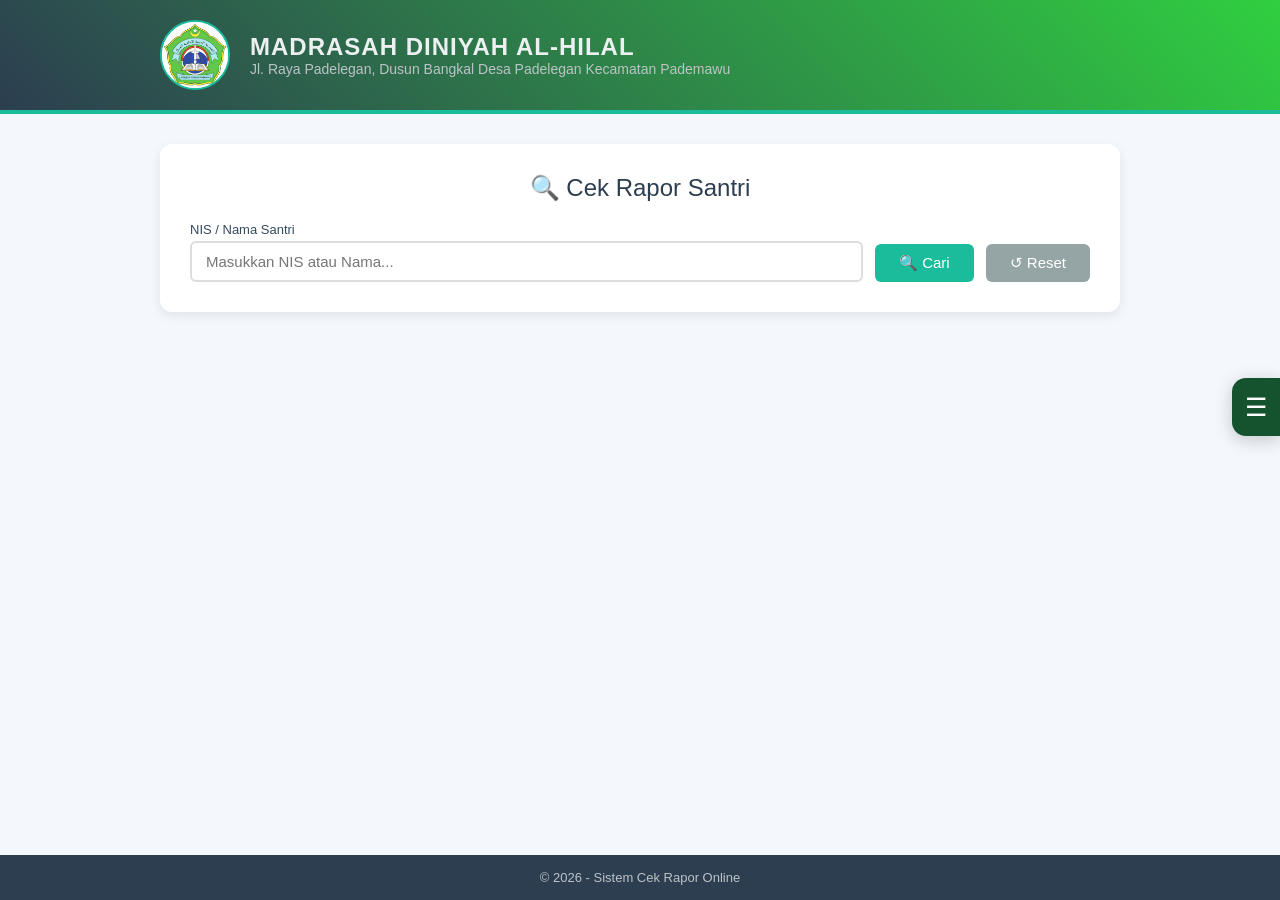
<file: index.html>
<!DOCTYPE html>
<html lang="id">
<head>
    <meta charset="UTF-8" />
    <meta name="viewport" content="width=device-width, initial-scale=1.0" />
    <title>Cek Rapor Online</title>
    <link rel="icon" href="alhilal.jpeg" />
    <!-- Panggil CSS dan JS -->
    <link rel="stylesheet" href="styles.css" />

    <style>
/* ===== PENGATURAN DASAR ===== */
:root {
  --sb-main: #14532d;
  --sb-accent: #d4af37;
  --sb-panel: #ffffff;
  --sb-text: #243047;
  --sb-width: 280px;
}

body {
  margin: 0;
  font-family: Arial, sans-serif;
}

/* ===== TOMBOL PEMBUKA ===== */
#rightSidebarToggle {
  position: fixed;
  top: 42%;
  right: 0;
  z-index: 99999;
  width: 48px;
  height: 58px;
  border: none;
  border-radius: 14px 0 0 14px;
  background: var(--sb-main);
  color: white;
  font-size: 25px;
  cursor: pointer;
  box-shadow: 0 4px 18px #0003;
  transition: right .35s ease, background .25s;
  animation: sbPulse 2.5s infinite;
}

#rightSidebarToggle:hover {
  background: #166534;
}

#rightSidebarToggle.is-open {
  right: var(--sb-width);
  animation: none;
}

/* ===== PANEL SIDEBAR ===== */
#rightSidebar {
  position: fixed;
  top: 0;
  right: 0;
  z-index: 99998;
  width: var(--sb-width);
  max-width: calc(100vw - 55px);
  height: 100vh;
  height: 100dvh;
  box-sizing: border-box;
  background: var(--sb-panel);
  box-shadow: -8px 0 30px #0002;
  transform: translateX(110%);
  transition: transform .35s cubic-bezier(.2,.8,.2,1);
  display: flex;
  flex-direction: column;
  visibility: hidden;
}

#rightSidebar.is-open {
  transform: translateX(0);
  visibility: visible;
}

/* ===== HEADER ===== */
.sb-header {
  padding: 25px 20px;
  color: white;
  background: linear-gradient(135deg, #14532d, #166534);
  position: relative;
  overflow: hidden;
}

.sb-header::after {
  content: "";
  position: absolute;
  width: 120px;
  height: 120px;
  border: 1px solid #ffffff30;
  border-radius: 50%;
  right: -35px;
  top: -45px;
}

.sb-brand {
  font-size: 19px;
  font-weight: bold;
  letter-spacing: .5px;
}

.sb-subtitle {
  font-size: 12px;
  opacity: .8;
  margin-top: 7px;
}

#rightSidebarClose {
  position: absolute;
  top: 15px;
  right: 14px;
  z-index: 1;
  border: 0;
  border-radius: 50%;
  width: 32px;
  height: 32px;
  color: white;
  background: #ffffff20;
  font-size: 20px;
  cursor: pointer;
}

/* ===== DAFTAR MENU ===== */
.sb-menu {
  padding: 16px 12px;
  overflow-y: auto;
  flex: 1;
}

.sb-label {
  padding: 8px 12px;
  color: #8a94a5;
  font-size: 11px;
  font-weight: bold;
  letter-spacing: 1.2px;
}

.sb-link {
  display: flex;
  align-items: center;
  gap: 13px;
  padding: 13px 12px;
  margin: 4px 0;
  color: var(--sb-text);
  text-decoration: none;
  border-radius: 11px;
  font-size: 14px;
  transition: background .25s, color .25s,
              transform .25s;
}

.sb-icon {
  width: 24px;
  text-align: center;
  font-size: 19px;
}

.sb-link:hover,
.sb-link.active {
  background: #e8f5ec;
  color: var(--sb-main);
  transform: translateX(-4px);
}

.sb-link.active {
  font-weight: bold;
  box-shadow: inset -3px 0 var(--sb-accent);
}

/* ===== FOOTER ===== */
.sb-footer {
  padding: 16px;
  text-align: center;
  color: #7b8494;
  font-size: 11px;
  border-top: 1px solid #edf0f3;
}

/* ===== LAPISAN GELAP ===== */
#rightSidebarOverlay {
  position: fixed;
  inset: 0;
  z-index: 99997;
  background: #0b1220a0;
  opacity: 0;
  visibility: hidden;
  transition: opacity .3s, visibility .3s;
}

#rightSidebarOverlay.is-open {
  opacity: 1;
  visibility: visible;
}

/* ===== ANIMASI TOMBOL ===== */
@keyframes sbPulse {
  0%, 100% { box-shadow: 0 4px 18px #0003; }
  50% { box-shadow: 0 4px 22px #d4af3780; }
}

/* Hormati pengaturan minim animasi */
@media (prefers-reduced-motion: reduce) {
  #rightSidebar,
  #rightSidebarToggle,
  #rightSidebarOverlay,
  .sb-link {
    transition: none !important;
    animation: none !important;
  }
}
</style>
</head>
<body>
    <!-- TOMBOL MENU -->
<button id="rightSidebarToggle"
        type="button"
        aria-label="Buka menu navigasi"
        aria-controls="rightSidebar"
        aria-expanded="false">
  <span id="sbToggleIcon">☰</span>
</button>

<!-- OVERLAY -->
<div id="rightSidebarOverlay"></div>

<!-- SIDEBAR -->
<aside id="rightSidebar"
       aria-label="Navigasi utama"
       aria-hidden="true"
       inert>

  <div class="sb-header">
    <div class="sb-brand">✦ MENU UTAMA</div>
    <div class="sb-subtitle">Portal Informasi & Layanan</div>
    <button id="rightSidebarClose"
            type="button"
            aria-label="Tutup menu">×</button>
  </div>

  <nav class="sb-menu">
    <div class="sb-label">NAVIGASI</div>

    <!-- GANTI LINK # DENGAN URL TUJUAN -->
    <a class="sb-link active" href="index.html">
      <span class="sb-icon">⌂</span>
      <span>Beranda</span>
    </a>

    <a class="sb-link" href="#profil">
      <span class="sb-icon">🏫</span>
      <span>Profil Madrasah</span>
    </a>

    <a class="sb-link" href="jadwal_widget.html">
      <span class="sb-icon">📢</span>
      <span>Jadwal Mengajar Asatid</span>
    </a>

    <a class="sb-link" href="kaligrafi.html">
      <span class="sb-icon">▤</span>
      <span>Hasil Lomba kaligrafi</span>
    </a>

    <a class="sb-link" href="diagram_siswa.html">
      <span class="sb-icon">👨‍🎓</span>
      <span>Data Siswa</span>
    </a>

    <a class="sb-link" href="#galeri">
      <span class="sb-icon">▧</span>
      <span>Galeri Kegiatan</span>
    </a>

    <a class="sb-link" href="#kontak">
      <span class="sb-icon">✉</span>
      <span>Hubungi Kami</span>
    </a>

    <div class="sb-label">TAUTAN EKSTERNAL</div>

    <a class="sb-link"
       href="https://www.google.com/"
       target="_blank"
       rel="noopener noreferrer">
      <span class="sb-icon">🌐</span>
      <span>Website Eksternal ↗</span>
    </a>
  </nav>
</aside>

    <!-- HEADER -->
    <div class="header">
        <div class="container">
            <div class="header-content">
                <img src="alhilal.jpeg" alt="Logo" class="logo" />
                <div>
                    <h1 id="madrasahNama">Madrasah Diniyah</h1>
                    <p id="madrasahAlamat">Alamat Madrasah</p>
                </div>
            </div>
        </div>
    </div>

    <!-- FORM PENCARIAN -->
    <div class="container">
        <div class="search-box">
            <h2>🔍 Cek Rapor Santri</h2>
            <div class="search-form">
                <div class="form-group">
                    <label>NIS / Nama Santri</label>
                    <input type="text" id="searchInput" placeholder="Masukkan NIS atau Nama..." />
                </div>
                <button class="btn-primary" id="btnCari">🔍 Cari</button>
                <button class="btn-secondary" id="btnReset">↺ Reset</button>
            </div>
            <div id="saranContainer" class="saran-container"></div>
        </div>

        <!-- HASIL RAPOR -->
        <div id="resultContainer" style="display:none;">
            <!-- Template rapor akan diisi oleh JS -->
        </div>
      <!--  <center><a href="jadwal_widget.html" target="_blank">JADWAL GURU/ASATID</a></center><br> -->
    </div>

    <!-- FOOTER -->
    <div class="footer">
        <div class="container">
            <p>© 2026 - Sistem Cek Rapor Online</p>
        </div>
    </div>

    <!-- Panggil data.json -->
    <script>
        // Global variabel untuk menyimpan data
        let dataSiswa = [];
        let dataGuru = [];
        let dataMadrasah = {};

        // Load data.json
        fetch('data.json')
            .then(response => {
                if (!response.ok) {
                    throw new Error('File data.json tidak ditemukan!');
                }
                return response.json();
            })
            .then(data => {
                dataSiswa = data.santri || [];
                dataGuru = data.guru || [];
                dataMadrasah = data.madrasah || {};

                // Update header dengan data madrasah
                if (dataMadrasah.nama) {
                    document.getElementById('madrasahNama').textContent = dataMadrasah.nama;
                }
                if (dataMadrasah.alamat) {
                    document.getElementById('madrasahAlamat').textContent = dataMadrasah.alamat;
                }

                console.log(`✅ Data loaded: ${dataSiswa.length} siswa, ${dataGuru.length} guru`);
            })
            .catch(error => {
                console.error('❌ Gagal load data:', error);
                document.getElementById('saranContainer').innerHTML = 
                    `<div class="alert alert-danger">❌ Gagal memuat data. Pastikan file data.json ada di folder data/.</div>`;
            });
    </script>
    <script>
(() => {
  const toggle = document.getElementById("rightSidebarToggle");
  const icon = document.getElementById("sbToggleIcon");
  const sidebar = document.getElementById("rightSidebar");
  const close = document.getElementById("rightSidebarClose");
  const overlay = document.getElementById("rightSidebarOverlay");

  if (!toggle || !sidebar || !close || !overlay) return;

  let isOpen = false;
  let previousFocus = null;

  function setSidebar(open) {
    isOpen = open;

    sidebar.classList.toggle("is-open", open);
    toggle.classList.toggle("is-open", open);
    overlay.classList.toggle("is-open", open);

    toggle.setAttribute("aria-expanded", String(open));
    toggle.setAttribute(
      "aria-label",
      open ? "Tutup menu navigasi" : "Buka menu navigasi"
    );

    sidebar.setAttribute("aria-hidden", String(!open));
    sidebar.inert = !open;

    icon.textContent = open ? "✕" : "☰";

    if (open) {
      previousFocus = document.activeElement;
      close.focus();
    } else if (previousFocus && previousFocus.focus) {
      toggle.focus();
    }
  }

  toggle.addEventListener("click", () => {
    setSidebar(!isOpen);
  });

  close.addEventListener("click", () => {
    setSidebar(false);
  });

  overlay.addEventListener("click", () => {
    setSidebar(false);
  });

  document.addEventListener("keydown", (event) => {
    if (event.key === "Escape" && isOpen) {
      setSidebar(false);
    }
  });

  sidebar.querySelectorAll(".sb-link").forEach(link => {
    link.addEventListener("click", () => {
      if (link.target !== "_blank") {
        sidebar.querySelectorAll(".sb-link").forEach(item => {
          item.classList.remove("active");
        });
        link.classList.add("active");
      }

      setSidebar(false);
    });
  });

  // Tutup otomatis jika layar berubah menjadi desktop lebar
  // tidak dilakukan agar keadaan menu tetap konsisten.
})();
</script>

    <!-- Load script.js setelah data dimuat -->
    <script src="script.js"></script>
</body>
</html>
</file>
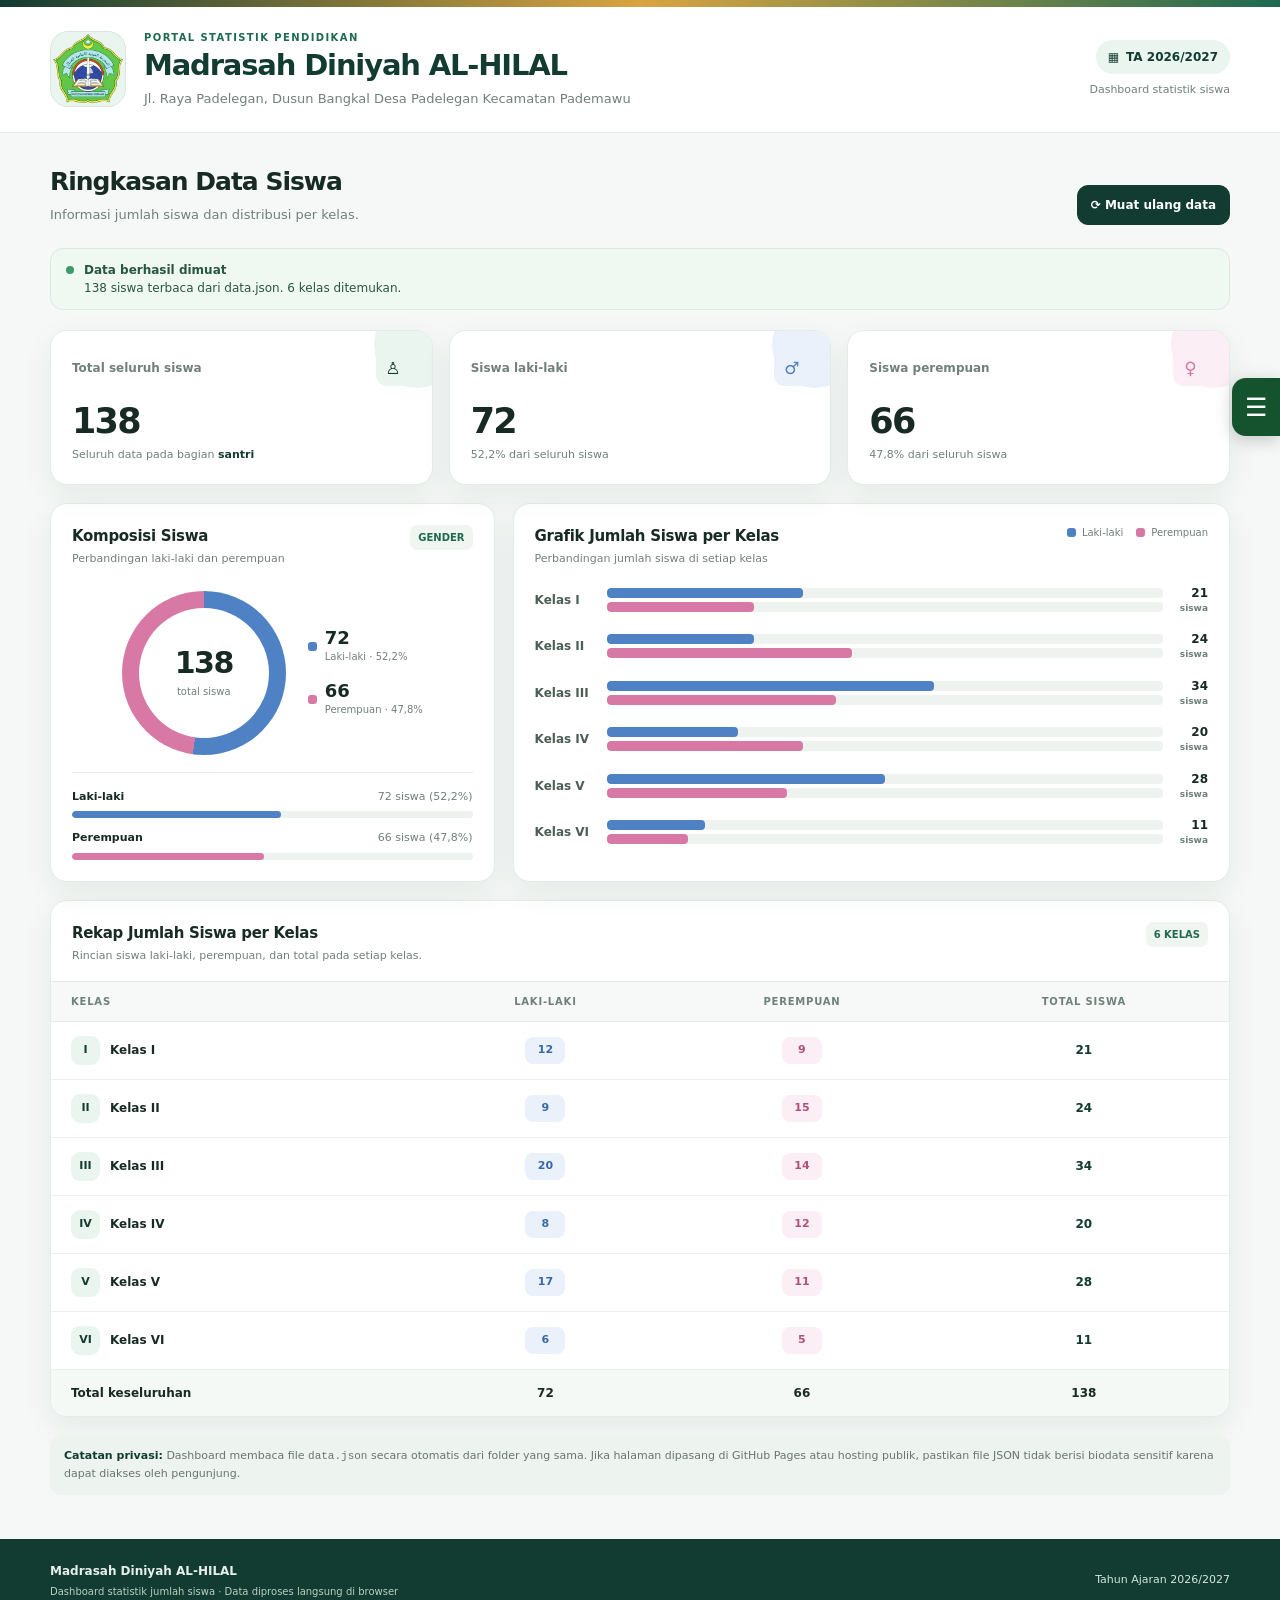
<file: diagram_siswa.html>
<!doctype html>
<html lang="id">
<head>
  <meta charset="utf-8">
  <meta name="viewport" content="width=device-width, initial-scale=1">
  <meta name="theme-color" content="#123b31">
  <meta name="description" content="Dashboard statistik jumlah siswa Madrasah Diniyah AL-HILAL.">
  <title>Dashboard Siswa | Madrasah Diniyah AL-HILAL</title>
  <link rel="icon" href="logo.png" />
  <style>
    /* ===== PENGATURAN DASAR ===== */
    :root {
      --sb-main: #14532d;
      --sb-accent: #d4af37;
      --sb-panel: #ffffff;
      --sb-text: #243047;
      --sb-width: 280px;
    }
    
    body {
      margin: 0;
      font-family: Arial, sans-serif;
    }
    
    /* ===== TOMBOL PEMBUKA ===== */
    #rightSidebarToggle {
      position: fixed;
      top: 42%;
      right: 0;
      z-index: 99999;
      width: 48px;
      height: 58px;
      border: none;
      border-radius: 14px 0 0 14px;
      background: var(--sb-main);
      color: white;
      font-size: 25px;
      cursor: pointer;
      box-shadow: 0 4px 18px #0003;
      transition: right .35s ease, background .25s;
      animation: sbPulse 2.5s infinite;
    }
    
    #rightSidebarToggle:hover {
      background: #166534;
    }
    
    #rightSidebarToggle.is-open {
      right: var(--sb-width);
      animation: none;
    }
    
    /* ===== PANEL SIDEBAR ===== */
    #rightSidebar {
      position: fixed;
      top: 0;
      right: 0;
      z-index: 99998;
      width: var(--sb-width);
      max-width: calc(100vw - 55px);
      height: 100vh;
      height: 100dvh;
      box-sizing: border-box;
      background: var(--sb-panel);
      box-shadow: -8px 0 30px #0002;
      transform: translateX(110%);
      transition: transform .35s cubic-bezier(.2,.8,.2,1);
      display: flex;
      flex-direction: column;
      visibility: hidden;
    }
    
    #rightSidebar.is-open {
      transform: translateX(0);
      visibility: visible;
    }
    
    /* ===== HEADER ===== */
    .sb-header {
      padding: 25px 20px;
      color: white;
      background: linear-gradient(135deg, #14532d, #166534);
      position: relative;
      overflow: hidden;
    }
    
    .sb-header::after {
      content: "";
      position: absolute;
      width: 120px;
      height: 120px;
      border: 1px solid #ffffff30;
      border-radius: 50%;
      right: -35px;
      top: -45px;
    }
    
    .sb-brand {
      font-size: 19px;
      font-weight: bold;
      letter-spacing: .5px;
    }
    
    .sb-subtitle {
      font-size: 12px;
      opacity: .8;
      margin-top: 7px;
    }
    
    #rightSidebarClose {
      position: absolute;
      top: 15px;
      right: 14px;
      z-index: 1;
      border: 0;
      border-radius: 50%;
      width: 32px;
      height: 32px;
      color: white;
      background: #ffffff20;
      font-size: 20px;
      cursor: pointer;
    }
    
    /* ===== DAFTAR MENU ===== */
    .sb-menu {
      padding: 16px 12px;
      overflow-y: auto;
      flex: 1;
    }
    
    .sb-label {
      padding: 8px 12px;
      color: #8a94a5;
      font-size: 11px;
      font-weight: bold;
      letter-spacing: 1.2px;
    }
    
    .sb-link {
      display: flex;
      align-items: center;
      gap: 13px;
      padding: 13px 12px;
      margin: 4px 0;
      color: var(--sb-text);
      text-decoration: none;
      border-radius: 11px;
      font-size: 14px;
      transition: background .25s, color .25s,
                  transform .25s;
    }
    
    .sb-icon {
      width: 24px;
      text-align: center;
      font-size: 19px;
    }
    
    .sb-link:hover,
    .sb-link.active {
      background: #e8f5ec;
      color: var(--sb-main);
      transform: translateX(-4px);
    }
    
    .sb-link.active {
      font-weight: bold;
      box-shadow: inset -3px 0 var(--sb-accent);
    }
    
    /* ===== FOOTER ===== */
    .sb-footer {
      padding: 16px;
      text-align: center;
      color: #7b8494;
      font-size: 11px;
      border-top: 1px solid #edf0f3;
    }
    
    /* ===== LAPISAN GELAP ===== */
    #rightSidebarOverlay {
      position: fixed;
      inset: 0;
      z-index: 99997;
      background: #0b1220a0;
      opacity: 0;
      visibility: hidden;
      transition: opacity .3s, visibility .3s;
    }
    
    #rightSidebarOverlay.is-open {
      opacity: 1;
      visibility: visible;
    }
    
    /* ===== ANIMASI TOMBOL ===== */
    @keyframes sbPulse {
      0%, 100% { box-shadow: 0 4px 18px #0003; }
      50% { box-shadow: 0 4px 22px #d4af3780; }
    }
    
    /* Hormati pengaturan minim animasi */
    @media (prefers-reduced-motion: reduce) {
      #rightSidebar,
      #rightSidebarToggle,
      #rightSidebarOverlay,
      .sb-link {
        transition: none !important;
        animation: none !important;
      }
    }
/*  ===============================   */    
    :root{--green:#123b31;--green2:#1e6a51;--mint:#e9f5ee;--gold:#d9a441;--ink:#182a24;--muted:#718078;--line:#e5ece7;--paper:#f5f8f6;--white:#fff;--blue:#4e82c4;--pink:#d779a4;--shadow:0 10px 30px rgba(22,58,43,.07)}
    *{box-sizing:border-box}body{margin:0;background:var(--paper);color:var(--ink);font-family:Inter,ui-sans-serif,system-ui,-apple-system,BlinkMacSystemFont,"Segoe UI",sans-serif;line-height:1.5}
    .topbar{height:7px;background:linear-gradient(90deg,var(--green),var(--gold),var(--green2))}
    .container{width:min(1180px,calc(100% - 36px));margin:auto}
    header{background:var(--white);border-bottom:1px solid var(--line)}.head-inner{display:flex;align-items:center;gap:18px;padding:23px 0}.logo-wrap{width:76px;height:76px;flex:0 0 76px;border-radius:18px;background:var(--mint);display:grid;place-items:center;border:1px solid #d6e9dc;overflow:hidden}.logo-wrap img{width:100%;height:100%;object-fit:contain}.logo-fallback{font-size:29px;color:var(--green)}
    .eyebrow{text-transform:uppercase;letter-spacing:.14em;font-size:10px;font-weight:800;color:var(--green2);margin:0 0 4px}.school-name{font-size:clamp(20px,3vw,29px);line-height:1.15;font-weight:850;letter-spacing:-.04em;color:var(--green);margin:0}.school-address{color:var(--muted);font-size:13px;margin:7px 0 0}.head-side{margin-left:auto;text-align:right;flex-shrink:0}.year-pill{display:inline-flex;align-items:center;gap:7px;padding:8px 12px;border-radius:99px;background:var(--mint);color:var(--green);font-size:12px;font-weight:750}.head-side small{display:block;color:var(--muted);font-size:11px;margin-top:8px}
    main{padding:30px 0 44px}.page-intro{display:flex;align-items:flex-end;justify-content:space-between;gap:16px;margin-bottom:23px}.page-intro h2{font-size:25px;letter-spacing:-.04em;margin:0;color:var(--ink)}.page-intro p{margin:5px 0 0;color:var(--muted);font-size:13px}.actions{display:flex;gap:9px;flex-wrap:wrap}.btn{border:1px solid #d6e3db;background:white;color:var(--green);font:inherit;font-size:12px;font-weight:750;padding:10px 13px;border-radius:11px;cursor:pointer;display:inline-flex;align-items:center;gap:8px}.btn.primary{background:var(--green);border-color:var(--green);color:white}.btn:hover{filter:brightness(.97)}input[type=file]{display:none}
    .status{display:flex;align-items:flex-start;gap:10px;padding:12px 15px;border:1px solid #dce9df;background:#f0f8f2;border-radius:13px;color:#285642;font-size:12px;margin-bottom:20px}.status.error{background:#fff5ed;border-color:#f2d7c2;color:#874b23}.status .dot{width:8px;height:8px;background:#3b9c67;border-radius:50%;margin-top:5px;flex:0 0 8px}.status.error .dot{background:#d47b3f}
    .stats{display:grid;grid-template-columns:repeat(3,minmax(0,1fr));gap:16px;margin-bottom:18px}.stat{background:var(--white);border:1px solid var(--line);border-radius:17px;padding:20px 21px;box-shadow:var(--shadow);position:relative;overflow:hidden}.stat:after{content:"";position:absolute;width:86px;height:86px;right:-28px;top:-29px;border-radius:50%;background:var(--tint,#e9f5ee)}.stat-top{display:flex;justify-content:space-between;align-items:center;gap:10px;position:relative;z-index:1}.stat-label{font-size:12px;color:var(--muted);font-weight:700}.stat-icon{height:35px;width:35px;display:grid;place-items:center;border-radius:11px;background:var(--tint,#e9f5ee);color:var(--accent,var(--green));font-size:17px}.stat-number{font-size:35px;font-weight:850;letter-spacing:-.05em;line-height:1.1;margin:16px 0 7px;position:relative;z-index:1}.stat-foot{font-size:11px;color:var(--muted);position:relative;z-index:1}.stat-foot strong{color:var(--accent,var(--green))}
    .grid-main{display:grid;grid-template-columns:minmax(0,.88fr) minmax(0,1.42fr);gap:18px;margin-bottom:18px}.panel{background:var(--white);border:1px solid var(--line);border-radius:17px;padding:21px;box-shadow:var(--shadow);min-width:0}.panel-head{display:flex;align-items:flex-start;justify-content:space-between;gap:12px;margin-bottom:16px}.panel-title{font-size:15px;font-weight:800;margin:0;letter-spacing:-.02em}.panel-subtitle{font-size:11px;color:var(--muted);margin:4px 0 0}.tag{background:#f0f5f1;border-radius:7px;color:var(--green2);font-size:10px;font-weight:800;padding:5px 8px;white-space:nowrap}
    .donut-area{display:flex;align-items:center;justify-content:center;gap:22px;padding:7px 0 17px}.donut{width:164px;height:164px;border-radius:50%;position:relative;flex:0 0 164px;background:conic-gradient(var(--blue) 0 var(--male-deg,52.17%),var(--pink) var(--male-deg,52.17%) 100%)}.donut:after{content:"";position:absolute;inset:17px;background:white;border-radius:50%}.donut-center{position:absolute;z-index:1;inset:0;display:flex;flex-direction:column;align-items:center;justify-content:center}.donut-center strong{font-size:30px;letter-spacing:-.05em;line-height:1.1}.donut-center span{font-size:10px;color:var(--muted);margin-top:5px}.legend{display:grid;gap:14px;min-width:100px}.legend-row{display:flex;align-items:center;gap:8px;font-size:11px;color:var(--muted)}.legend-dot{width:9px;height:9px;border-radius:3px;flex:0 0 9px}.legend-row strong{display:block;font-size:18px;color:var(--ink);line-height:1.25}.legend-row small{font-size:10px;color:var(--muted)}.share-bars{border-top:1px solid var(--line);padding-top:16px;display:grid;gap:12px}.share-top{display:flex;justify-content:space-between;font-size:11px;margin-bottom:6px}.share-top span{color:var(--muted)}.track{height:7px;border-radius:99px;background:#eef2ef;overflow:hidden}.fill{height:100%;border-radius:99px;width:0;transition:width .35s ease}.fill.male{background:var(--blue)}.fill.female{background:var(--pink)}
    .chart-legend{display:flex;gap:13px;align-items:center;flex-wrap:wrap;font-size:10px;color:var(--muted)}.chart-legend span{display:inline-flex;align-items:center;gap:6px}.chart-bars{display:grid;gap:15px;margin-top:15px}.bar-row{display:grid;grid-template-columns:62px minmax(0,1fr) 35px;gap:10px;align-items:center}.bar-class{font-size:12px;font-weight:800;color:#4b5e54}.bar-stack{display:flex;flex-direction:column;gap:4px}.bar-line{height:10px;background:#eff3f0;border-radius:4px;overflow:hidden}.bar-line i{display:block;height:100%;border-radius:4px;width:0;transition:width .4s ease}.bar-line i.male{background:var(--blue)}.bar-line i.female{background:var(--pink)}.bar-total{text-align:right;font-size:12px;font-weight:800}.bar-total small{display:block;font-size:9px;color:var(--muted);font-weight:600}
    .table-panel{padding:0;overflow:hidden}.table-panel .panel-head{padding:21px 21px 0}.table-wrap{overflow-x:auto}table{border-collapse:collapse;width:100%;min-width:500px}thead th{background:#f6f9f7;color:#718078;font-size:10px;text-transform:uppercase;letter-spacing:.08em;font-weight:800;padding:12px 20px;text-align:left;border-top:1px solid var(--line);border-bottom:1px solid var(--line)}thead th:not(:first-child),tbody td:not(:first-child),tfoot td:not(:first-child){text-align:center}tbody td,tfoot td{padding:14px 20px;border-bottom:1px solid #edf1ee;font-size:12px}tbody tr:hover{background:#fbfdfb}.class-name{display:flex;align-items:center;gap:10px;font-weight:800}.class-number{width:29px;height:29px;display:grid;place-items:center;border-radius:9px;background:var(--mint);color:var(--green);font-size:11px}.gender-pill{display:inline-flex;min-width:40px;justify-content:center;padding:5px 9px;border-radius:8px;font-weight:800;font-size:11px}.gender-pill.m{background:#eaf1fb;color:#3869a6}.gender-pill.f{background:#fbeef4;color:#ae527d}.total-cell{font-weight:850;color:var(--green)}tfoot td{background:#f5f9f6;font-weight:850;border-bottom:0}.empty{text-align:center!important;padding:28px;color:var(--muted)}
    .privacy-note{margin-top:18px;font-size:11px;color:#68766e;background:#edf3ef;border-radius:12px;padding:12px 14px;line-height:1.65}.privacy-note strong{color:var(--green)}footer{background:var(--green);color:#e6f0e9;padding:23px 0}.footer-inner{display:flex;justify-content:space-between;align-items:center;gap:14px}.footer-name{font-size:12px;font-weight:800}.footer-note{font-size:10px;color:#b9d0c3;margin-top:4px}.footer-year{font-size:11px;color:#d6e7dc;text-align:right}
    @media(max-width:760px){.head-inner{align-items:flex-start;gap:12px;padding:17px 0}.logo-wrap{width:58px;height:58px;flex-basis:58px;border-radius:14px}.head-side{display:none}.school-address{font-size:11px}.container{width:min(100% - 24px,1180px)}main{padding-top:23px}.page-intro{align-items:flex-start;flex-direction:column}.page-intro h2{font-size:22px}.stats{gap:10px}.stat{padding:15px 13px;border-radius:14px}.stat-number{font-size:28px;margin-top:13px}.stat-label{font-size:10px}.stat-icon{width:29px;height:29px;font-size:14px}.stat-foot{font-size:9px}.grid-main{grid-template-columns:1fr}.panel{padding:17px}.donut-area{gap:16px}.donut{width:145px;height:145px;flex-basis:145px}.donut-center strong{font-size:27px}.footer-inner{align-items:flex-start;flex-direction:column}.footer-year{text-align:left}}
    @media(max-width:390px){.stats{grid-template-columns:1fr}.stat{display:grid;grid-template-columns:1fr auto;align-items:center}.stat-top{display:contents}.stat-label{align-self:end}.stat-icon{grid-column:2;grid-row:1/3}.stat-number{grid-column:1;margin:6px 0}.stat-foot{grid-column:1}.donut-area{gap:12px}.donut{width:128px;height:128px;flex-basis:128px}.donut:after{inset:14px}}
  </style>
</head>
<body>
  <!-- TOMBOL MENU -->
  <button id="rightSidebarToggle"
          type="button"
          aria-label="Buka menu navigasi"
          aria-controls="rightSidebar"
          aria-expanded="false">
    <span id="sbToggleIcon">☰</span>
  </button>
  
  <!-- OVERLAY -->
  <div id="rightSidebarOverlay"></div>
  
  <!-- SIDEBAR -->
  <aside id="rightSidebar"
         aria-label="Navigasi utama"
         aria-hidden="true"
         inert>
  
    <div class="sb-header">
      <div class="sb-brand">✦ MENU UTAMA</div>
      <div class="sb-subtitle">Portal Informasi & Layanan</div>
      <button id="rightSidebarClose"
              type="button"
              aria-label="Tutup menu">×</button>
    </div>
  
    <nav class="sb-menu">
      <div class="sb-label">NAVIGASI</div>
  
      <!-- GANTI LINK # DENGAN URL TUJUAN -->
      <a class="sb-link active" href="index.html">
        <span class="sb-icon">⌂</span>
        <span>Beranda</span>
      </a>
  
      <a class="sb-link" href="#profil">
        <span class="sb-icon">🏫</span>
        <span>Profil Madrasah</span>
      </a>
  
      <a class="sb-link" href="jadwal_widget.html">
        <span class="sb-icon">📢</span>
        <span>Jadwal Mengajar Asatid</span>
      </a>
  
      <a class="sb-link" href="kaligrafi.html">
        <span class="sb-icon">▤</span>
        <span>Hasil Lomba kaligrafi</span>
      </a>
  
      <a class="sb-link" href="diagram_siswa.html">
        <span class="sb-icon">👨‍🎓</span>
        <span>Data Siswa</span>
      </a>
  
      <a class="sb-link" href="#galeri">
        <span class="sb-icon">▧</span>
        <span>Galeri Kegiatan</span>
      </a>
  
      <a class="sb-link" href="#kontak">
        <span class="sb-icon">✉</span>
        <span>Hubungi Kami</span>
      </a>
  
      <div class="sb-label">TAUTAN EKSTERNAL</div>
  
      <a class="sb-link"
         href="https://www.google.com/"
         target="_blank"
         rel="noopener noreferrer">
        <span class="sb-icon">🌐</span>
        <span>Website Eksternal ↗</span>
      </a>
    </nav>
  </aside>

  <!-- ========================================================================== -->
  <div class="topbar"></div>
  <header>
    <div class="container head-inner">
      <div class="logo-wrap" id="logoWrap"><span class="logo-fallback">✦</span></div>
      <div>
        <p class="eyebrow">Portal statistik pendidikan</p>
        <h1 class="school-name" id="schoolName">Madrasah Diniyah AL-HILAL</h1>
        <p class="school-address" id="schoolAddress">Alamat lembaga akan ditampilkan dari data.json</p>
      </div>
      <div class="head-side"><span class="year-pill">▦ <span id="yearTop">Tahun Ajaran</span></span><small>Dashboard statistik siswa</small></div>
    </div>
  </header>

  <main class="container">
    <div class="page-intro">
      <div><h2>Ringkasan Data Siswa</h2><p>Informasi jumlah siswa dan distribusi per kelas.</p></div>
      <div class="actions">
        <button class="btn primary" id="reloadBtn" type="button">⟳ Muat ulang data</button>
      </div>
    </div>

    <div class="status" id="statusBox" role="status"><span class="dot"></span><div><strong id="statusTitle">Memuat data.json…</strong><div id="statusText">Dashboard sedang membaca data.json secara otomatis dari folder yang sama.</div></div></div>

    <section class="stats" aria-label="Statistik utama">
      <article class="stat" style="--accent:var(--green);--tint:#e9f5ee"><div class="stat-top"><span class="stat-label">Total seluruh siswa</span><span class="stat-icon">♙</span></div><div class="stat-number" id="totalCount">—</div><div class="stat-foot">Seluruh data pada bagian <strong>santri</strong></div></article>
      <article class="stat" style="--accent:var(--blue);--tint:#eaf1fb"><div class="stat-top"><span class="stat-label">Siswa laki-laki</span><span class="stat-icon">♂</span></div><div class="stat-number" id="maleCount">—</div><div class="stat-foot" id="maleShare">Kode jenis kelamin: L</div></article>
      <article class="stat" style="--accent:var(--pink);--tint:#fbeef4"><div class="stat-top"><span class="stat-label">Siswa perempuan</span><span class="stat-icon">♀</span></div><div class="stat-number" id="femaleCount">—</div><div class="stat-foot" id="femaleShare">Kode jenis kelamin: P</div></article>
    </section>

    <section class="grid-main">
      <article class="panel">
        <div class="panel-head"><div><h3 class="panel-title">Komposisi Siswa</h3><p class="panel-subtitle">Perbandingan laki-laki dan perempuan</p></div><span class="tag">GENDER</span></div>
        <div class="donut-area"><div class="donut" id="donut"><div class="donut-center"><strong id="donutTotal">—</strong><span>total siswa</span></div></div><div class="legend"><div class="legend-row"><i class="legend-dot" style="background:var(--blue)"></i><div><strong id="legendMale">—</strong><small>Laki-laki · <span id="legendMalePct">—</span></small></div></div><div class="legend-row"><i class="legend-dot" style="background:var(--pink)"></i><div><strong id="legendFemale">—</strong><small>Perempuan · <span id="legendFemalePct">—</span></small></div></div></div></div>
        <div class="share-bars"><div><div class="share-top"><strong>Laki-laki</strong><span id="maleBarLabel">—</span></div><div class="track"><div class="fill male" id="maleFill"></div></div></div><div><div class="share-top"><strong>Perempuan</strong><span id="femaleBarLabel">—</span></div><div class="track"><div class="fill female" id="femaleFill"></div></div></div></div>
      </article>
      <article class="panel">
        <div class="panel-head"><div><h3 class="panel-title">Grafik Jumlah Siswa per Kelas</h3><p class="panel-subtitle">Perbandingan jumlah siswa di setiap kelas</p></div><div class="chart-legend"><span><i class="legend-dot" style="background:var(--blue)"></i>Laki-laki</span><span><i class="legend-dot" style="background:var(--pink)"></i>Perempuan</span></div></div>
        <div class="chart-bars" id="classChart"><div class="empty">Menunggu data dimuat…</div></div>
      </article>
    </section>

    <section class="panel table-panel">
      <div class="panel-head"><div><h3 class="panel-title">Rekap Jumlah Siswa per Kelas</h3><p class="panel-subtitle">Rincian siswa laki-laki, perempuan, dan total pada setiap kelas.</p></div><span class="tag" id="classCountTag">0 KELAS</span></div>
      <div class="table-wrap"><table><thead><tr><th>Kelas</th><th>Laki-laki</th><th>Perempuan</th><th>Total Siswa</th></tr></thead><tbody id="classTable"><tr><td colspan="4" class="empty">Menunggu data dimuat…</td></tr></tbody><tfoot id="classFoot"><tr><td>Total keseluruhan</td><td>—</td><td>—</td><td>—</td></tr></tfoot></table></div>
    </section>

    <div class="privacy-note"><strong>Catatan privasi:</strong> Dashboard membaca file <code>data.json</code> secara otomatis dari folder yang sama. Jika halaman dipasang di GitHub Pages atau hosting publik, pastikan file JSON tidak berisi biodata sensitif karena dapat diakses oleh pengunjung.</div>
  </main>

  <footer><div class="container footer-inner"><div><div class="footer-name" id="footerName">Madrasah Diniyah AL-HILAL</div><div class="footer-note">Dashboard statistik jumlah siswa · Data diproses langsung di browser</div></div><div class="footer-year" id="footerYear">Tahun Ajaran —</div></div></footer>

  <script>
    const $ = (id) => document.getElementById(id);
    const fmt = (n) => new Intl.NumberFormat('id-ID').format(n);
    let currentData = null;

    function setStatus(title, message, isError = false) {
      $('statusTitle').textContent = title;
      $('statusText').textContent = message;
      $('statusBox').classList.toggle('error', isError);
    }
    function normalizeGender(s) {
      const value = String(s?.biodata?.jk ?? s?.jk ?? '').trim().toUpperCase();
      if (['L','LAKI-LAKI','LAKI LAKI','MALE'].includes(value)) return 'L';
      if (['P','PEREMPUAN','WANITA','FEMALE'].includes(value)) return 'P';
      return '?';
    }
    function classSort(a, b) {
      const order = ['I','II','III','IV','V','VI','VII','VIII','IX','X','XI','XII'];
      const aa = String(a).trim().toUpperCase(), bb = String(b).trim().toUpperCase();
      const ia = order.indexOf(aa), ib = order.indexOf(bb);
      if (ia >= 0 || ib >= 0) return (ia < 0 ? 999 : ia) - (ib < 0 ? 999 : ib);
      return aa.localeCompare(bb, 'id', {numeric:true});
    }
    function escapeText(value) {
      return String(value ?? '').replace(/[&<>"']/g, c => ({'&':'&amp;','<':'&lt;','>':'&gt;','"':'&quot;',"'":'&#39;'}[c]));
    }
    function render(data, sourceLabel) {
      if (!data || !Array.isArray(data.santri)) throw new Error('Struktur file tidak sesuai: properti "santri" berupa array tidak ditemukan.');
      currentData = data;
      const students = data.santri;
      const madrasah = data.madrasah || {};
      const male = students.filter(s => normalizeGender(s) === 'L').length;
      const female = students.filter(s => normalizeGender(s) === 'P').length;
      const unknown = students.length - male - female;
      const total = students.length;
      const malePct = total ? male / total * 100 : 0;
      const femalePct = total ? female / total * 100 : 0;
      const year = madrasah.tahunAjaran || students.find(s => s.tahunAjaran)?.tahunAjaran || '—';
      const schoolName = madrasah.nama || 'Dashboard Statistik Siswa';
      $('schoolName').textContent = schoolName;
      $('schoolAddress').textContent = madrasah.alamat || 'Alamat lembaga belum tersedia pada data.json';
      $('footerName').textContent = schoolName;
      $('yearTop').textContent = 'TA ' + year;
      $('footerYear').textContent = 'Tahun Ajaran ' + year;
      const logoWrap = $('logoWrap');
      logoWrap.replaceChildren();
      if (typeof madrasah.logo === 'string' && madrasah.logo.startsWith('data:image/')) {
        const img = document.createElement('img'); img.src = madrasah.logo; img.alt = 'Logo ' + schoolName; logoWrap.appendChild(img);
      } else {
        const span = document.createElement('span'); span.className = 'logo-fallback'; span.textContent = '✦'; logoWrap.appendChild(span);
      }
      $('totalCount').textContent = fmt(total);
      $('maleCount').textContent = fmt(male);
      $('femaleCount').textContent = fmt(female);
      $('maleShare').textContent = malePct.toLocaleString('id-ID',{maximumFractionDigits:1}) + '% dari seluruh siswa';
      $('femaleShare').textContent = femalePct.toLocaleString('id-ID',{maximumFractionDigits:1}) + '% dari seluruh siswa';
      $('donutTotal').textContent = fmt(total);
      $('legendMale').textContent = fmt(male);
      $('legendFemale').textContent = fmt(female);
      $('legendMalePct').textContent = malePct.toLocaleString('id-ID',{maximumFractionDigits:1}) + '%';
      $('legendFemalePct').textContent = femalePct.toLocaleString('id-ID',{maximumFractionDigits:1}) + '%';
      $('donut').style.setProperty('--male-deg', malePct + '%');
      $('maleFill').style.width = malePct + '%'; $('femaleFill').style.width = femalePct + '%';
      $('maleBarLabel').textContent = `${fmt(male)} siswa (${malePct.toLocaleString('id-ID',{maximumFractionDigits:1})}%)`;
      $('femaleBarLabel').textContent = `${fmt(female)} siswa (${femalePct.toLocaleString('id-ID',{maximumFractionDigits:1})}%)`;

      const groups = new Map();
      for (const student of students) {
        const cls = String(student.kelas ?? student.akademik?.diterimaKelas ?? 'Belum diisi').trim() || 'Belum diisi';
        if (!groups.has(cls)) groups.set(cls, {male:0, female:0, unknown:0});
        const group = groups.get(cls); const gender = normalizeGender(student);
        if (gender === 'L') group.male++; else if (gender === 'P') group.female++; else group.unknown++;
      }
      const rows = [...groups.entries()].sort((a,b) => classSort(a[0],b[0]));
      const maxClass = Math.max(1, ...rows.map(([,v]) => v.male + v.female + v.unknown));
      $('classCountTag').textContent = `${rows.length} KELAS`;
      $('classChart').innerHTML = rows.length ? rows.map(([cls,v]) => {
        const all = v.male + v.female + v.unknown;
        return `<div class="bar-row"><div class="bar-class">Kelas ${escapeText(cls)}</div><div class="bar-stack"><div class="bar-line" title="Laki-laki: ${v.male}"><i class="male" style="width:${v.male/maxClass*100}%"></i></div><div class="bar-line" title="Perempuan: ${v.female}"><i class="female" style="width:${v.female/maxClass*100}%"></i></div></div><div class="bar-total">${fmt(all)}<small>siswa</small></div></div>`;
      }).join('') : '<div class="empty">Tidak ada data kelas.</div>';
      $('classTable').innerHTML = rows.length ? rows.map(([cls,v]) => {
        const all = v.male + v.female + v.unknown;
        return `<tr><td><div class="class-name"><span class="class-number">${escapeText(cls)}</span> Kelas ${escapeText(cls)}</div></td><td><span class="gender-pill m">${fmt(v.male)}</span></td><td><span class="gender-pill f">${fmt(v.female)}</span></td><td class="total-cell">${fmt(all)}</td></tr>`;
      }).join('') : '<tr><td colspan="4" class="empty">Tidak ada data kelas.</td></tr>';
      const unknownNote = unknown ? ` Terdapat ${fmt(unknown)} data dengan jenis kelamin yang belum dikenali.` : '';
      $('classFoot').innerHTML = `<tr><td>Total keseluruhan</td><td>${fmt(male)}</td><td>${fmt(female)}</td><td>${fmt(total)}</td></tr>`;
      setStatus('Data berhasil dimuat', `${fmt(total)} siswa terbaca dari ${sourceLabel}. ${rows.length} kelas ditemukan.${unknownNote}`, false);
    }
    async function loadFromPath() {
      setStatus('Memuat data.json…', 'Membaca data.json secara otomatis dari folder yang sama dengan halaman ini.');
      try {
        const response = await fetch('./data.json', {cache:'no-store'});
        if (!response.ok) throw new Error(`File data.json tidak dapat dimuat (HTTP ${response.status}).`);
        const data = await response.json();
        render(data, 'data.json');
      } catch (err) {
        const isFile = window.location.protocol === 'file:';
        setStatus(
          'Data belum berhasil dimuat otomatis',
          isFile
            ? 'Browser biasanya memblokir pembacaan JSON saat HTML dibuka langsung dari file komputer. Jalankan melalui server lokal (misalnya XAMPP) atau hosting, lalu pastikan data.json berada satu folder dengan index.html.'
            : 'Pastikan nama file tepat data.json (huruf kecil), file berada satu folder dengan index.html, dan server mengizinkan akses ke file tersebut.',
          true
        );
      }
    }
    $('reloadBtn').addEventListener('click', loadFromPath);
    loadFromPath();
  </script>

  <script>
    (() => {
      const toggle = document.getElementById("rightSidebarToggle");
      const icon = document.getElementById("sbToggleIcon");
      const sidebar = document.getElementById("rightSidebar");
      const close = document.getElementById("rightSidebarClose");
      const overlay = document.getElementById("rightSidebarOverlay");
    
      if (!toggle || !sidebar || !close || !overlay) return;
    
      let isOpen = false;
      let previousFocus = null;
    
      function setSidebar(open) {
        isOpen = open;
    
        sidebar.classList.toggle("is-open", open);
        toggle.classList.toggle("is-open", open);
        overlay.classList.toggle("is-open", open);
    
        toggle.setAttribute("aria-expanded", String(open));
        toggle.setAttribute(
          "aria-label",
          open ? "Tutup menu navigasi" : "Buka menu navigasi"
        );
    
        sidebar.setAttribute("aria-hidden", String(!open));
        sidebar.inert = !open;
    
        icon.textContent = open ? "✕" : "☰";
    
        if (open) {
          previousFocus = document.activeElement;
          close.focus();
        } else if (previousFocus && previousFocus.focus) {
          toggle.focus();
        }
      }
    
      toggle.addEventListener("click", () => {
        setSidebar(!isOpen);
      });
    
      close.addEventListener("click", () => {
        setSidebar(false);
      });
    
      overlay.addEventListener("click", () => {
        setSidebar(false);
      });
    
      document.addEventListener("keydown", (event) => {
        if (event.key === "Escape" && isOpen) {
          setSidebar(false);
        }
      });
    
      sidebar.querySelectorAll(".sb-link").forEach(link => {
        link.addEventListener("click", () => {
          if (link.target !== "_blank") {
            sidebar.querySelectorAll(".sb-link").forEach(item => {
              item.classList.remove("active");
            });
            link.classList.add("active");
          }
    
          setSidebar(false);
        });
      });
    
      // Tutup otomatis jika layar berubah menjadi desktop lebar
      // tidak dilakukan agar keadaan menu tetap konsisten.
    })();
</script>
</body>
</html>
</file>
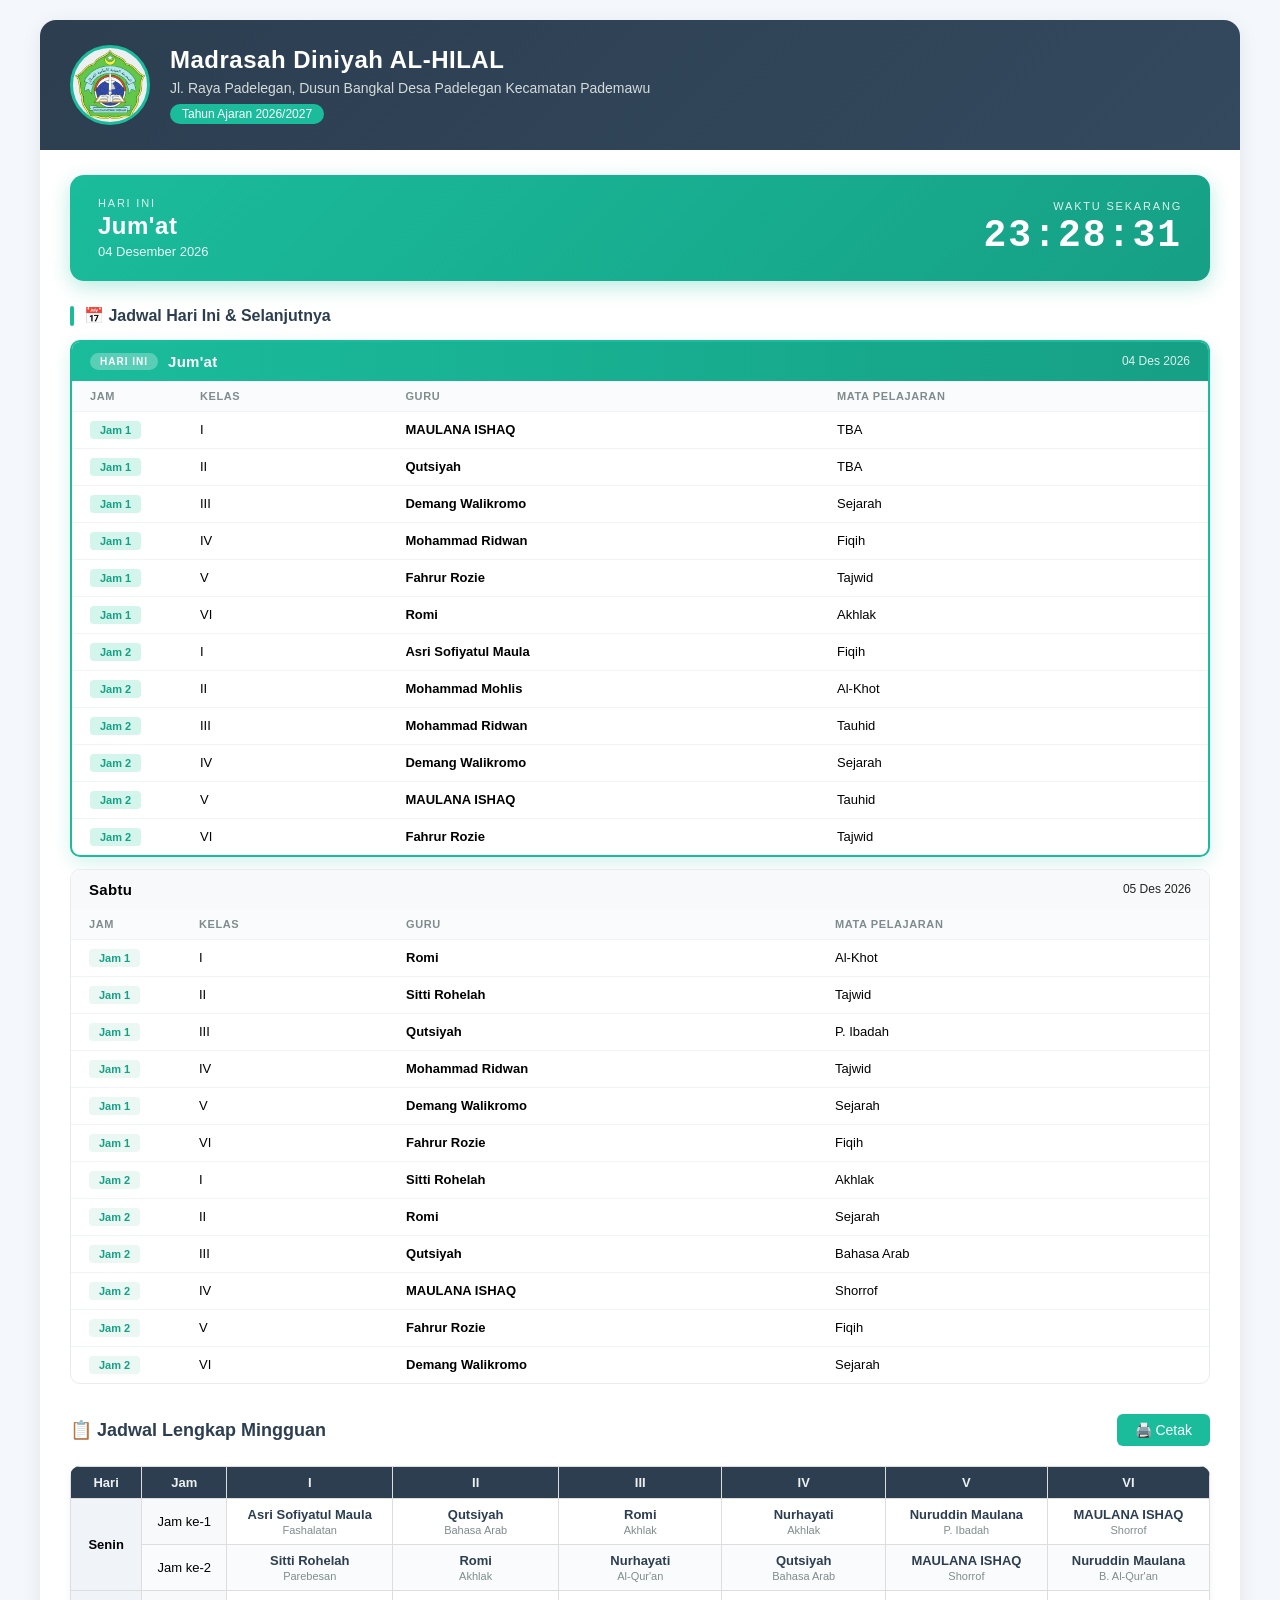
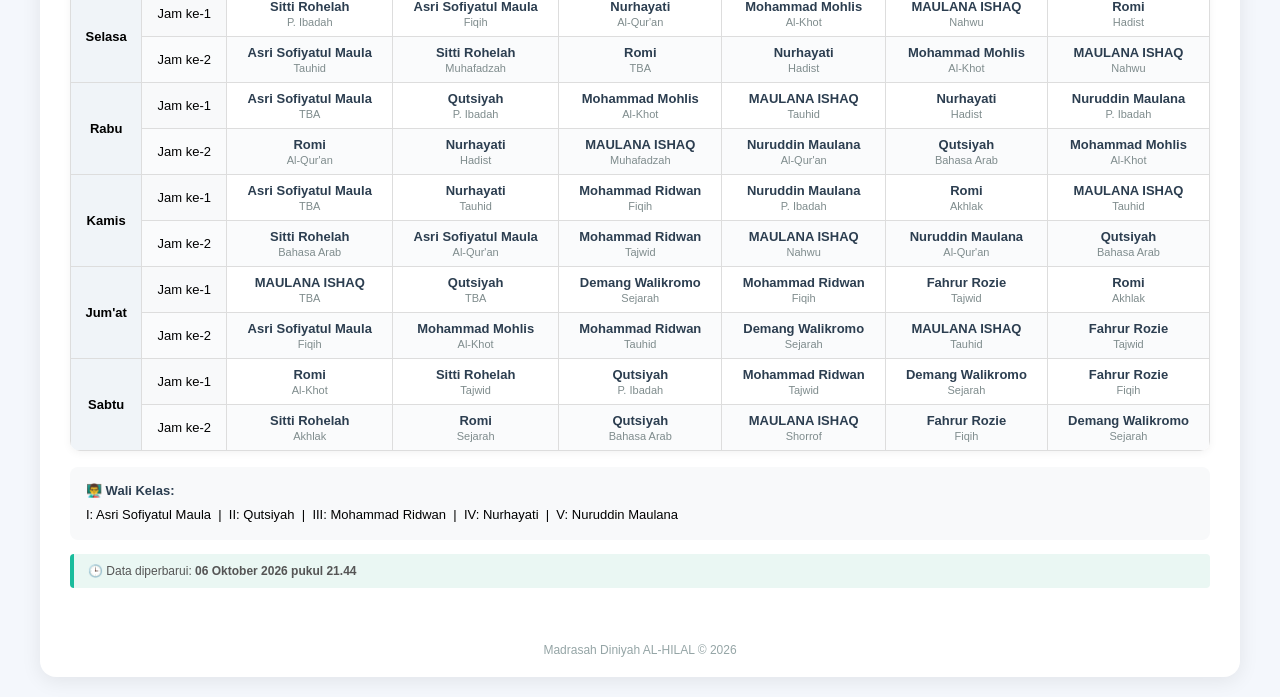
<file: jadwal_widget.html>
<!DOCTYPE html>
<html lang="id">
<head>
<meta charset="UTF-8" />
<meta name="viewport" content="width=device-width, initial-scale=1.0" />
<title>Jadwal Mengajar Asatid</title>
<link rel="icon" href="alhilal.jpeg" />
<style>
    * { margin: 0; padding: 0; box-sizing: border-box; font-family: 'Segoe UI', Tahoma, Geneva, Verdana, sans-serif; }
    body { background: #f4f7fc; min-height: 100vh; padding: 20px; }
    .container { max-width: 1200px; margin: 0 auto; background: #fff; border-radius: 16px; box-shadow: 0 4px 20px rgba(0,0,0,0.08); overflow: hidden; }
    .header { display: flex; align-items: center; gap: 20px; padding: 25px 30px; background: linear-gradient(135deg, #2c3e50, #34495e); color: #fff; }
    .header .logo { width: 80px; height: 80px; border-radius: 50%; object-fit: cover; border: 3px solid #1abc9c; background: #ecf0f1; flex-shrink: 0; }
    .header .info { flex: 1; }
    .header .info h1 { font-size: 24px; margin-bottom: 6px; font-weight: 600; letter-spacing: 0.5px; }
    .header .info p { font-size: 14px; color: #d5dbdb; margin: 2px 0; }
    .header .info .ta { display: inline-block; background: #1abc9c; color: #fff; padding: 3px 12px; border-radius: 20px; font-size: 12px; font-weight: 500; margin-top: 6px; }
    .content { padding: 25px 30px 35px; }

    /* ===== CLOCK WIDGET ===== */
    .clock-widget {
        margin-bottom: 25px;
        padding: 22px 28px;
        background: linear-gradient(135deg, #1abc9c, #16a085);
        color: #fff;
        border-radius: 14px;
        display: flex;
        align-items: center;
        justify-content: space-between;
        gap: 20px;
        flex-wrap: wrap;
        box-shadow: 0 6px 20px rgba(26,188,156,0.3);
    }
    .clock-widget .clock-left { display: flex; flex-direction: column; gap: 3px; }
    .clock-widget .clock-right { text-align: right; display: flex; flex-direction: column; gap: 3px; }
    .clock-widget .clock-label { font-size: 11px; text-transform: uppercase; letter-spacing: 1.8px; opacity: 0.85; font-weight: 500; }
    .clock-widget .clock-day { font-size: 24px; font-weight: 700; letter-spacing: 0.5px; line-height: 1.2; }
    .clock-widget .clock-date { font-size: 13px; opacity: 0.9; }
    .clock-widget .clock-time {
        font-size: 38px;
        font-weight: 700;
        letter-spacing: 2px;
        line-height: 1.1;
        font-variant-numeric: tabular-nums;
        font-family: 'Consolas', 'Courier New', monospace;
    }

    /* ===== JADWAL HARI INI ===== */
    .hari-section-title {
        font-size: 16px;
        font-weight: 600;
        color: #2c3e50;
        margin-bottom: 14px;
        display: flex;
        align-items: center;
        gap: 10px;
    }
    .hari-section-title::before {
        content: '';
        width: 4px;
        height: 20px;
        background: #1abc9c;
        border-radius: 2px;
    }
    .hari-section { margin-bottom: 30px; }

    .hari-card {
        background: #fff;
        border: 1px solid #e8ecf0;
        border-radius: 10px;
        margin-bottom: 12px;
        overflow: hidden;
        transition: 0.2s;
    }
    .hari-card.today {
        border-color: #1abc9c;
        border-width: 2px;
        box-shadow: 0 6px 18px rgba(26,188,156,0.18);
    }
    .hari-card-header {
        padding: 11px 18px;
        background: #f8f9fa;
        display: flex;
        align-items: center;
        justify-content: space-between;
        gap: 12px;
        flex-wrap: wrap;
    }
    .hari-card.today .hari-card-header {
        background: linear-gradient(90deg, #1abc9c, #16a085);
        color: #fff;
    }
    .hari-card-header .day-name {
        font-size: 15px;
        font-weight: 700;
        display: flex;
        align-items: center;
        gap: 10px;
        letter-spacing: 0.3px;
    }
    .hari-card-header .day-date {
        font-size: 12px;
        opacity: 0.85;
        font-weight: 500;
    }
    .badge-hari-ini {
        background: rgba(255,255,255,0.28);
        padding: 3px 10px;
        border-radius: 20px;
        font-size: 10px;
        font-weight: 700;
        letter-spacing: 1px;
        text-transform: uppercase;
    }
    .hari-card-body { overflow-x: auto; }
    .hari-card-body table { min-width: auto; width: 100%; font-size: 13px; border-collapse: collapse; }
    .hari-card-body th,
    .hari-card-body td { border: none; border-bottom: 1px solid #f0f4f8; padding: 9px 18px; text-align: left; }
    .hari-card-body th {
        background: #fafbfc;
        color: #7f8c8d;
        font-weight: 600;
        font-size: 11px;
        text-transform: uppercase;
        letter-spacing: 0.6px;
    }
    .hari-card-body tr:last-child td { border-bottom: none; }
    .hari-card-body tbody tr:hover td { background: #f8f9fa; }
    .jam-badge {
        display: inline-block;
        background: #eaf7f3;
        color: #16a085;
        padding: 3px 10px;
        border-radius: 4px;
        font-weight: 600;
        font-size: 11px;
        white-space: nowrap;
    }
    .hari-card.today .jam-badge { background: #d4f5ec; }
    .istirahat-row td {
        background: #fff8e1 !important;
        color: #856404;
        font-style: italic;
        text-align: center !important;
        font-size: 12px;
    }
    .no-jadwal {
        padding: 22px;
        text-align: center;
        color: #95a5a6;
        font-style: italic;
        font-size: 13px;
    }

    /* ===== TITLE & BUTTONS ===== */
    .title-section { display: flex; justify-content: space-between; align-items: center; margin-bottom: 20px; flex-wrap: wrap; gap: 12px; }
    .title-section h2 { font-size: 18px; color: #2c3e50; font-weight: 600; }
    .btn { padding: 8px 18px; border: none; border-radius: 6px; font-size: 14px; cursor: pointer; font-weight: 500; transition: 0.2s; }
    .btn-primary { background: #1abc9c; color: #fff; }
    .btn-primary:hover { background: #16a085; }

    /* ===== FULL TABLE ===== */
    .table-wrapper { overflow-x: auto; border-radius: 10px; box-shadow: 0 2px 8px rgba(0,0,0,0.05); }
    table.full-table { width: 100%; border-collapse: collapse; font-size: 13px; min-width: 600px; }
    table.full-table th, table.full-table td { border: 1px solid #ddd; padding: 8px 10px; text-align: center; vertical-align: middle; }
    table.full-table th { background: #2c3e50; color: #ecf0f1; font-weight: 600; }
    table.full-table tr:nth-child(even) td { background: #fafbfc; }
    .hari-cell { font-weight: bold; background: #f0f4f8 !important; vertical-align: middle; }
    .jam-cell { font-weight: 500; background: #f8f9fa; }
    .guru-cell { font-weight: 600; color: #2c3e50; display: block; }
    .mapel-cell { font-size: 11px; color: #7f8c8d; display: block; margin-top: 2px; }
    .empty-cell { color: #ccc; }
    .istirahat-cell { background: #fff3cd !important; color: #856404; font-style: italic; }

    .loading, .error { text-align: center; padding: 60px 20px; color: #7f8c8d; }
    .error { color: #e74c3c; }
    .footer { text-align: center; padding: 20px; font-size: 12px; color: #95a5a6; }
    .wali-box { margin-top: 16px; padding: 12px 16px; background: #f8f9fa; border-radius: 8px; font-size: 13px; line-height: 1.9; }
    .wali-box strong { color: #2c3e50; }
    .info-note { margin-top: 14px; padding: 10px 14px; background: #eaf7f3; border-left: 4px solid #1abc9c; border-radius: 4px; font-size: 12px; color: #555; }

    @media print {
        body { background: #fff; padding: 0; }
        .container { box-shadow: none; border-radius: 0; }
        .no-print { display: none !important; }
        .header { background: #2c3e50 !important; -webkit-print-color-adjust: exact; print-color-adjust: exact; }
        table.full-table th { -webkit-print-color-adjust: exact; print-color-adjust: exact; }
        .hari-card.today .hari-card-header { -webkit-print-color-adjust: exact; print-color-adjust: exact; }
        .clock-widget { -webkit-print-color-adjust: exact; print-color-adjust: exact; }
    }
    @media (max-width: 600px) {
        body { padding: 10px; }
        .header { flex-direction: column; text-align: center; padding: 20px; }
        .header .info h1 { font-size: 20px; }
        .content { padding: 15px; }
        .clock-widget { flex-direction: column; text-align: center; padding: 18px; }
        .clock-widget .clock-right { text-align: center; }
        .clock-widget .clock-time { font-size: 32px; }
        .clock-widget .clock-day { font-size: 20px; }
        .hari-card-body th, .hari-card-body td { padding: 8px 12px; }
    }
</style>
</head>
<body>
<div class="container">
    <div class="header">
        <img class="logo" id="logo" src="https://via.placeholder.com/80?text=Logo" alt="Logo" />
        <div class="info">
            <h1 id="namaMadrasah">Memuat...</h1>
            <p id="alamatMadrasah"></p>
            <span class="ta" id="tahunAjaran"></span>
        </div>
    </div>
    <div class="content">

        <!-- ===== CLOCK WIDGET ===== -->
        <div class="clock-widget no-print">
            <div class="clock-left">
                <div class="clock-label">Hari Ini</div>
                <div class="clock-day" id="clockDay">-</div>
                <div class="clock-date" id="clockDate">-</div>
            </div>
            <div class="clock-right">
                <div class="clock-label">Waktu Sekarang</div>
                <div class="clock-time" id="clockTime">--:--:--</div>
            </div>
        </div>

        <!-- ===== JADWAL HARI INI & SELANJUTNYA ===== -->
        <div id="jadwalHariIni" class="hari-section"></div>

        <!-- ===== TABEL LENGKAP MINGGUAN ===== -->
        <div class="title-section">
            <h2>📋 Jadwal Lengkap Mingguan</h2>
            <button class="btn btn-primary no-print" onclick="window.print()">🖨️ Cetak</button>
        </div>
        <div id="jadwalContent">
            <div class="loading">⏳ Memuat data jadwal...</div>
        </div>
    </div>
    <div class="footer no-print">
        <span id="footerInfo">Binduk MADIN</span> &copy; <span id="tahunSekarang"></span>
    </div>
</div>

<script>
// ============================================================
// KONFIGURASI NAMA FILE BACKUP JSON
// ============================================================
const NAMA_FILE_JSON = 'data.json';

// ============================================================
// KONSTANTA HARI
// ============================================================
// JS getDay(): 0=Minggu, 1=Senin, ..., 6=Sabtu
const HARI_JS      = ['MINGGU', 'SENIN', 'SELASA', 'RABU', 'KAMIS', 'JUMAT', 'SABTU'];
const HARI_DISPLAY = { 'SENIN': 'Senin', 'SELASA': 'Selasa', 'RABU': 'Rabu', 'KAMIS': 'Kamis', 'JUMAT': "Jum'at", 'SABTU': 'Sabtu', 'MINGGU': 'Minggu' };
const HARI_URUT    = ['SENIN', 'SELASA', 'RABU', 'KAMIS', 'JUMAT', 'SABTU'];

// ============================================================
// UTIL
// ============================================================
function escapeHtml(text) {
    if (text === null || text === undefined) return '';
    return String(text)
        .replace(/&/g, '&amp;')
        .replace(/</g, '&lt;')
        .replace(/>/g, '&gt;')
        .replace(/"/g, '&quot;')
        .replace(/'/g, '&#039;');
}

// Normalisasi nama hari (untuk handle "JUM'AT" vs "JUMAT")
function normalizeHari(h) {
    if (!h) return '';
    return String(h).toUpperCase().replace(/['`]/g, '');
}

document.getElementById('tahunSekarang').textContent = new Date().getFullYear();

// ============================================================
// JAM REAL-TIME
// ============================================================
function updateClock() {
    const now = new Date();
    const hariName = HARI_JS[now.getDay()];
    const hariDisplay = HARI_DISPLAY[hariName] || hariName;

    // Tanggal format Indonesia
    const tanggal = now.toLocaleDateString('id-ID', {
        day: '2-digit', month: 'long', year: 'numeric'
    });

    // Jam manual supaya pakai titik dua (bukan titik)
    const h = String(now.getHours()).padStart(2, '0');
    const m = String(now.getMinutes()).padStart(2, '0');
    const s = String(now.getSeconds()).padStart(2, '0');

    const elDay = document.getElementById('clockDay');
    const elDate = document.getElementById('clockDate');
    const elTime = document.getElementById('clockTime');
    if (elDay)  elDay.textContent = hariDisplay;
    if (elDate) elDate.textContent = tanggal;
    if (elTime) elTime.textContent = `${h}:${m}:${s}`;
}
updateClock();
setInterval(updateClock, 1000);

// ============================================================
// DAPATKAN DAFTAR HARI "MULAI HARI INI" SAMPAI SABTU
// ============================================================
function getUpcomingDays() {
    const todayIdx = new Date().getDay(); // 0=Minggu ... 6=Sabtu

    // Jika hari Minggu, tampilkan semua hari (Senin s/d Sabtu)
    if (todayIdx === 0) return [...HARI_URUT];

    // Mulai dari hari ini sampai Sabtu
    const result = [];
    for (let i = todayIdx; i <= 6; i++) {
        result.push(HARI_JS[i]);
    }
    return result;
}

// Hitung tanggal untuk hari tertentu dalam minggu ini (atau minggu depan)
function getDateForDay(dayName) {
    const today = new Date();
    const todayIdx = today.getDay();
    const targetIdx = HARI_JS.indexOf(dayName);
    if (targetIdx === -1) return today;

    let diff = targetIdx - todayIdx;
    if (diff < 0) diff += 7; // sudah lewat, artinya minggu depan
    const target = new Date(today);
    target.setDate(today.getDate() + diff);
    return target;
}

// ============================================================
// RENDER JADWAL HARI INI & SELANJUTNYA
// ============================================================
function renderUpcomingSchedules(jadwal) {
    const container = document.getElementById('jadwalHariIni');
    if (!container) return;

    if (!jadwal || jadwal.length === 0) {
        container.innerHTML = '';
        return;
    }

    const todayName = HARI_JS[new Date().getDay()];
    const upcomingDays = getUpcomingDays();

    // Cek apakah ada minimal 1 hari yang punya jadwal
    const adaJadwalMendatang = upcomingDays.some(dayName =>
        jadwal.some(j => normalizeHari(j.hari) === dayName)
    );

    let html = '<div class="hari-section-title">📅 Jadwal Hari Ini & Selanjutnya</div>';

    if (!adaJadwalMendatang) {
        html += '<div class="hari-card"><div class="no-jadwal">Belum ada jadwal untuk hari ini dan seterusnya.</div></div>';
        container.innerHTML = html;
        return;
    }

    upcomingDays.forEach(dayName => {
        const daySchedules = jadwal.filter(j => normalizeHari(j.hari) === dayName);
        const isToday = (dayName === todayName);
        const targetDate = getDateForDay(dayName);
        const dateStr = targetDate.toLocaleDateString('id-ID', {
            day: '2-digit', month: 'short', year: 'numeric'
        });

        // Tampilkan hari ini (walau kosong) & hari lain yang ada jadwalnya
        if (daySchedules.length === 0 && !isToday) return;

        html += `<div class="hari-card ${isToday ? 'today' : ''}">`;
        html += `<div class="hari-card-header">`;
        html += `<div class="day-name">`;
        if (isToday) html += `<span class="badge-hari-ini">Hari Ini</span>`;
        html += `${escapeHtml(HARI_DISPLAY[dayName] || dayName)}</div>`;
        html += `<div class="day-date">${dateStr}</div>`;
        html += `</div>`;

        if (daySchedules.length === 0) {
            html += `<div class="no-jadwal">Tidak ada jadwal untuk hari ini.</div>`;
        } else {
            // Urutkan: jam ke-1 → istirahat → jam ke-2, lalu per kelas
            daySchedules.sort((a, b) => {
                const orderA = a.isIstirahat ? 99 : parseInt(a.jam_ke) || 0;
                const orderB = b.isIstirahat ? 99 : parseInt(b.jam_ke) || 0;
                if (orderA !== orderB) return orderA - orderB;
                return String(a.kelas || '').localeCompare(String(b.kelas || ''));
            });

            html += '<div class="hari-card-body"><table><thead><tr>';
            html += '<th style="width:110px;">Jam</th><th>Kelas</th><th>Guru</th><th>Mata Pelajaran</th>';
            html += '</tr></thead><tbody>';

            daySchedules.forEach(item => {
                if (item.isIstirahat || item.jam_ke === 'ISTIRAHAT') {
                    html += `<tr class="istirahat-row"><td colspan="4">☕ Istirahat</td></tr>`;
                } else {
                    html += `<tr>`;
                    html += `<td><span class="jam-badge">Jam ${escapeHtml(item.jam_ke)}</span></td>`;
                    html += `<td>${escapeHtml(item.kelas || '-')}</td>`;
                    html += `<td><strong>${escapeHtml(item.guru || '-')}</strong></td>`;
                    html += `<td>${escapeHtml(item.mapel || '-')}</td>`;
                    html += `</tr>`;
                }
            });

            html += '</tbody></table></div>';
        }

        html += '</div>';
    });

    container.innerHTML = html;
}

// ============================================================
// RENDER TABEL LENGKAP MINGGUAN
// ============================================================
function renderTabelLengkap(data) {
    const madrasah = data.madrasah || {};
    const jadwal = data.jadwal || [];
    const guruData = data.guru || [];

    // Header madrasah
    document.getElementById('namaMadrasah').textContent = madrasah.nama || 'Madrasah Diniyah';
    if (madrasah.alamat) document.getElementById('alamatMadrasah').textContent = madrasah.alamat;
    if (madrasah.logo) document.getElementById('logo').src = madrasah.logo;
    if (madrasah.tahunAjaran) document.getElementById('tahunAjaran').textContent = 'Tahun Ajaran ' + madrasah.tahunAjaran;
    document.title = 'Jadwal Mengajar - ' + (madrasah.nama || 'Madrasah');
    document.getElementById('footerInfo').textContent = madrasah.nama || 'Binduk MADIN';

    if (jadwal.length === 0) {
        document.getElementById('jadwalContent').innerHTML =
            '<div class="loading">📭 Belum ada data jadwal yang dibuat.</div>';
        return;
    }

    // Kumpulkan kelas
    const kelasSet = new Set();
    jadwal.forEach(j => {
        if (j.kelas && j.kelas !== 'SEMUA' && !j.isIstirahat) kelasSet.add(j.kelas);
    });
    const kelasList = [...kelasSet].sort();

    // Kumpulkan hari
    const hariSet = new Set(jadwal.map(j => normalizeHari(j.hari)));
    const hariTampil = [...HARI_URUT.filter(h => hariSet.has(h))];
    hariSet.forEach(h => { if (!hariTampil.includes(h)) hariTampil.push(h); });

    // Kumpulkan jam
    const jamSet = new Set();
    jadwal.forEach(j => {
        if (j.isIstirahat || j.jam_ke === 'ISTIRAHAT') jamSet.add('ISTIRAHAT');
        else jamSet.add(String(j.jam_ke));
    });
    const jamOrder = ['1', 'ISTIRAHAT', '2'];
    const jamList = jamOrder.filter(j => jamSet.has(j));
    [...jamSet].sort().forEach(j => { if (!jamList.includes(j)) jamList.push(j); });
    if (jamList.length === 0) jamList.push('1');

    // Build matrix
    const matrix = {};
    hariTampil.forEach(hari => {
        matrix[hari] = {};
        jamList.forEach(jam => {
            matrix[hari][jam] = {};
            kelasList.forEach(k => matrix[hari][jam][k] = null);
        });
    });

    jadwal.forEach(item => {
        const hari = normalizeHari(item.hari);
        const jam = (item.isIstirahat || item.jam_ke === 'ISTIRAHAT') ? 'ISTIRAHAT' : String(item.jam_ke);
        if (matrix[hari] && matrix[hari][jam]) {
            if (item.isIstirahat) {
                kelasList.forEach(k => { matrix[hari][jam][k] = { isIstirahat: true }; });
            } else if (kelasList.includes(item.kelas)) {
                matrix[hari][jam][item.kelas] = item;
            }
        }
    });

    // Build tabel
    let html = '<div class="table-wrapper"><table class="full-table"><thead><tr>';
    html += '<th>Hari</th><th>Jam</th>';
    kelasList.forEach(k => html += `<th>${escapeHtml(k)}</th>`);
    html += '</tr></thead><tbody>';

    hariTampil.forEach(hari => {
        const rowspan = jamList.length;
        jamList.forEach((jam, idx) => {
            const isIstirahat = jam === 'ISTIRAHAT';
            html += '<tr>';
            if (idx === 0) {
                html += `<td class="hari-cell" rowspan="${rowspan}">${escapeHtml(HARI_DISPLAY[hari] || hari)}</td>`;
            }
            if (isIstirahat) {
                html += `<td class="istirahat-cell">Istirahat</td>`;
            } else {
                html += `<td class="jam-cell">Jam ke-${escapeHtml(jam)}</td>`;
            }
            kelasList.forEach(kelas => {
                const item = matrix[hari][jam][kelas];
                if (item && item.isIstirahat) {
                    html += `<td class="istirahat-cell">Istirahat</td>`;
                } else if (item && item.guru && item.guru !== '-') {
                    html += `<td>
                        <span class="guru-cell">${escapeHtml(item.guru)}</span>
                        ${item.mapel && item.mapel !== '-' ? `<span class="mapel-cell">${escapeHtml(item.mapel)}</span>` : ''}
                    </td>`;
                } else {
                    html += `<td class="empty-cell">-</td>`;
                }
            });
            html += '</tr>';
        });
    });

    html += '</tbody></table></div>';

    // Wali kelas
    const waliKelasMap = {};
    guruData.forEach(g => {
        if (g.jabatan && g.jabatan.toLowerCase().includes('wali') && g.kelas) {
            waliKelasMap[g.kelas] = g.nama;
        }
    });
    if (Object.keys(waliKelasMap).length > 0) {
        html += '<div class="wali-box"><strong>👨‍🏫 Wali Kelas:</strong><br>';
        const entries = Object.entries(waliKelasMap).sort();
        html += entries.map(([k, v]) => `${escapeHtml(k)}: ${escapeHtml(v)}`).join(' &nbsp;|&nbsp; ');
        html += '</div>';
    }

    // Info update
    const exportedAt = data.exportedAt ? new Date(data.exportedAt).toLocaleDateString('id-ID', {
        day: '2-digit', month: 'long', year: 'numeric', hour: '2-digit', minute: '2-digit'
    }) : '-';
    html += `<div class="info-note">🕒 Data diperbarui: <strong>${exportedAt}</strong></div>`;

    document.getElementById('jadwalContent').innerHTML = html;
}

// ============================================================
// LOAD & RENDER
// ============================================================
async function loadJadwal() {
    try {
        const res = await fetch(NAMA_FILE_JSON + '?v=' + Date.now());
        if (!res.ok) throw new Error('File "' + NAMA_FILE_JSON + '" tidak ditemukan.');
        const data = await res.json();

        renderTabelLengkap(data);
        renderUpcomingSchedules(data.jadwal || []);
    } catch (err) {
        document.getElementById('jadwalContent').innerHTML =
            `<div class="error">❌ ${escapeHtml(err.message)}<br>
            <small style="color:#7f8c8d;">Pastikan file backup JSON berada di folder yang sama dengan file HTML ini, dan nama file sesuai dengan konfigurasi <code>NAMA_FILE_JSON</code>.</small></div>`;
    }
}

loadJadwal();
</script>
</body>
</html>
</file>
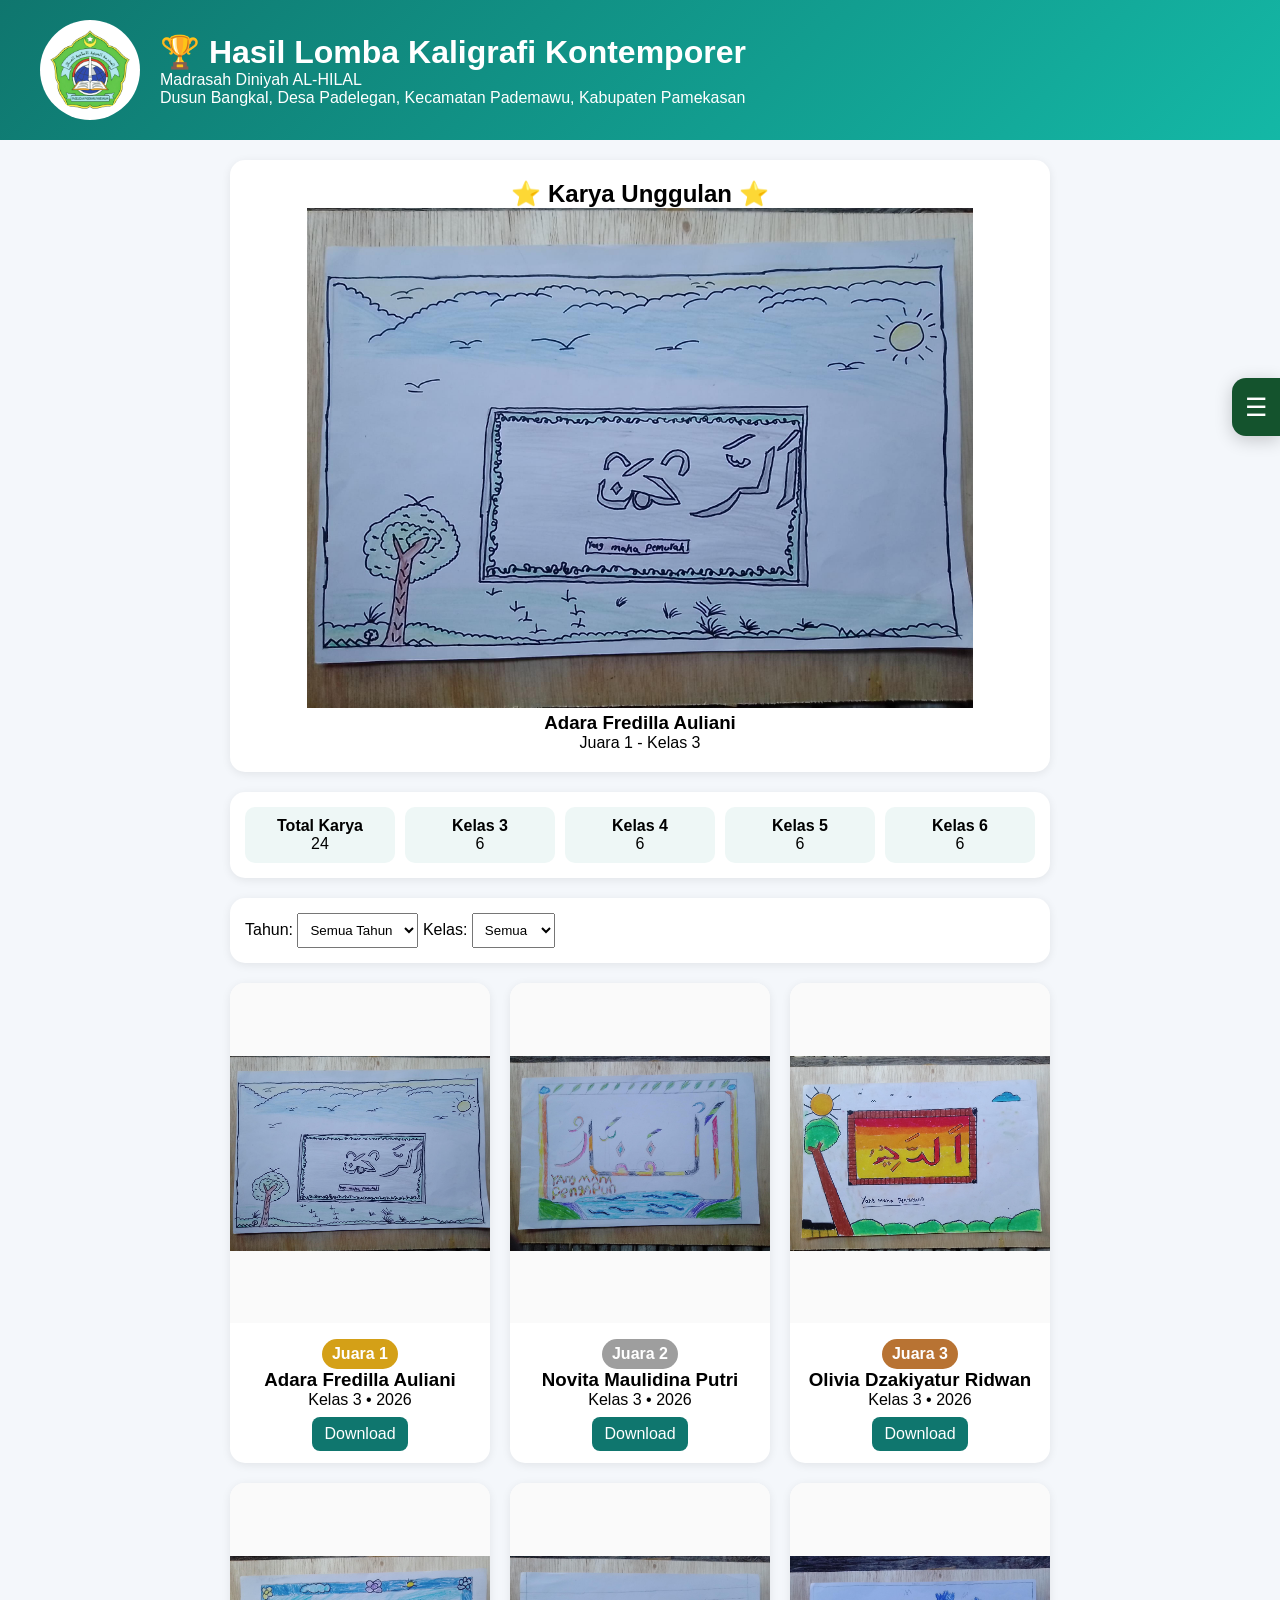
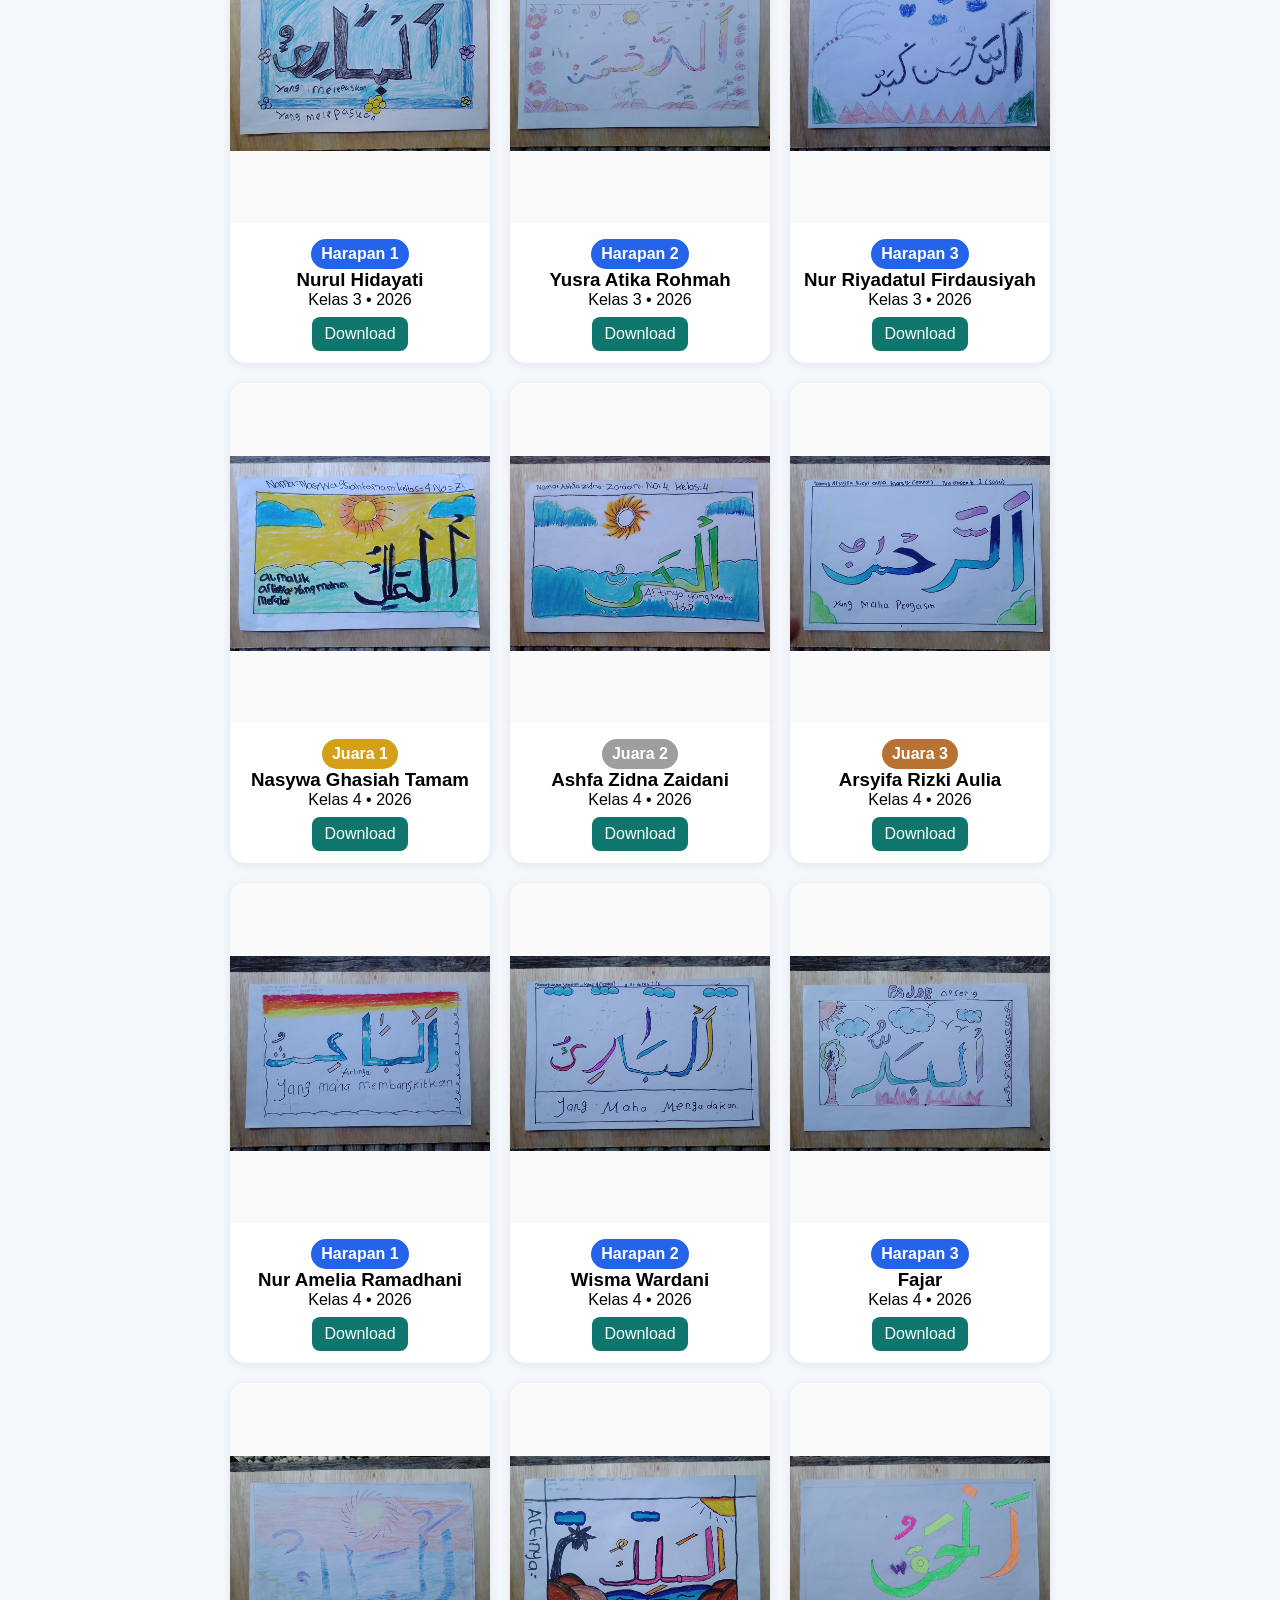
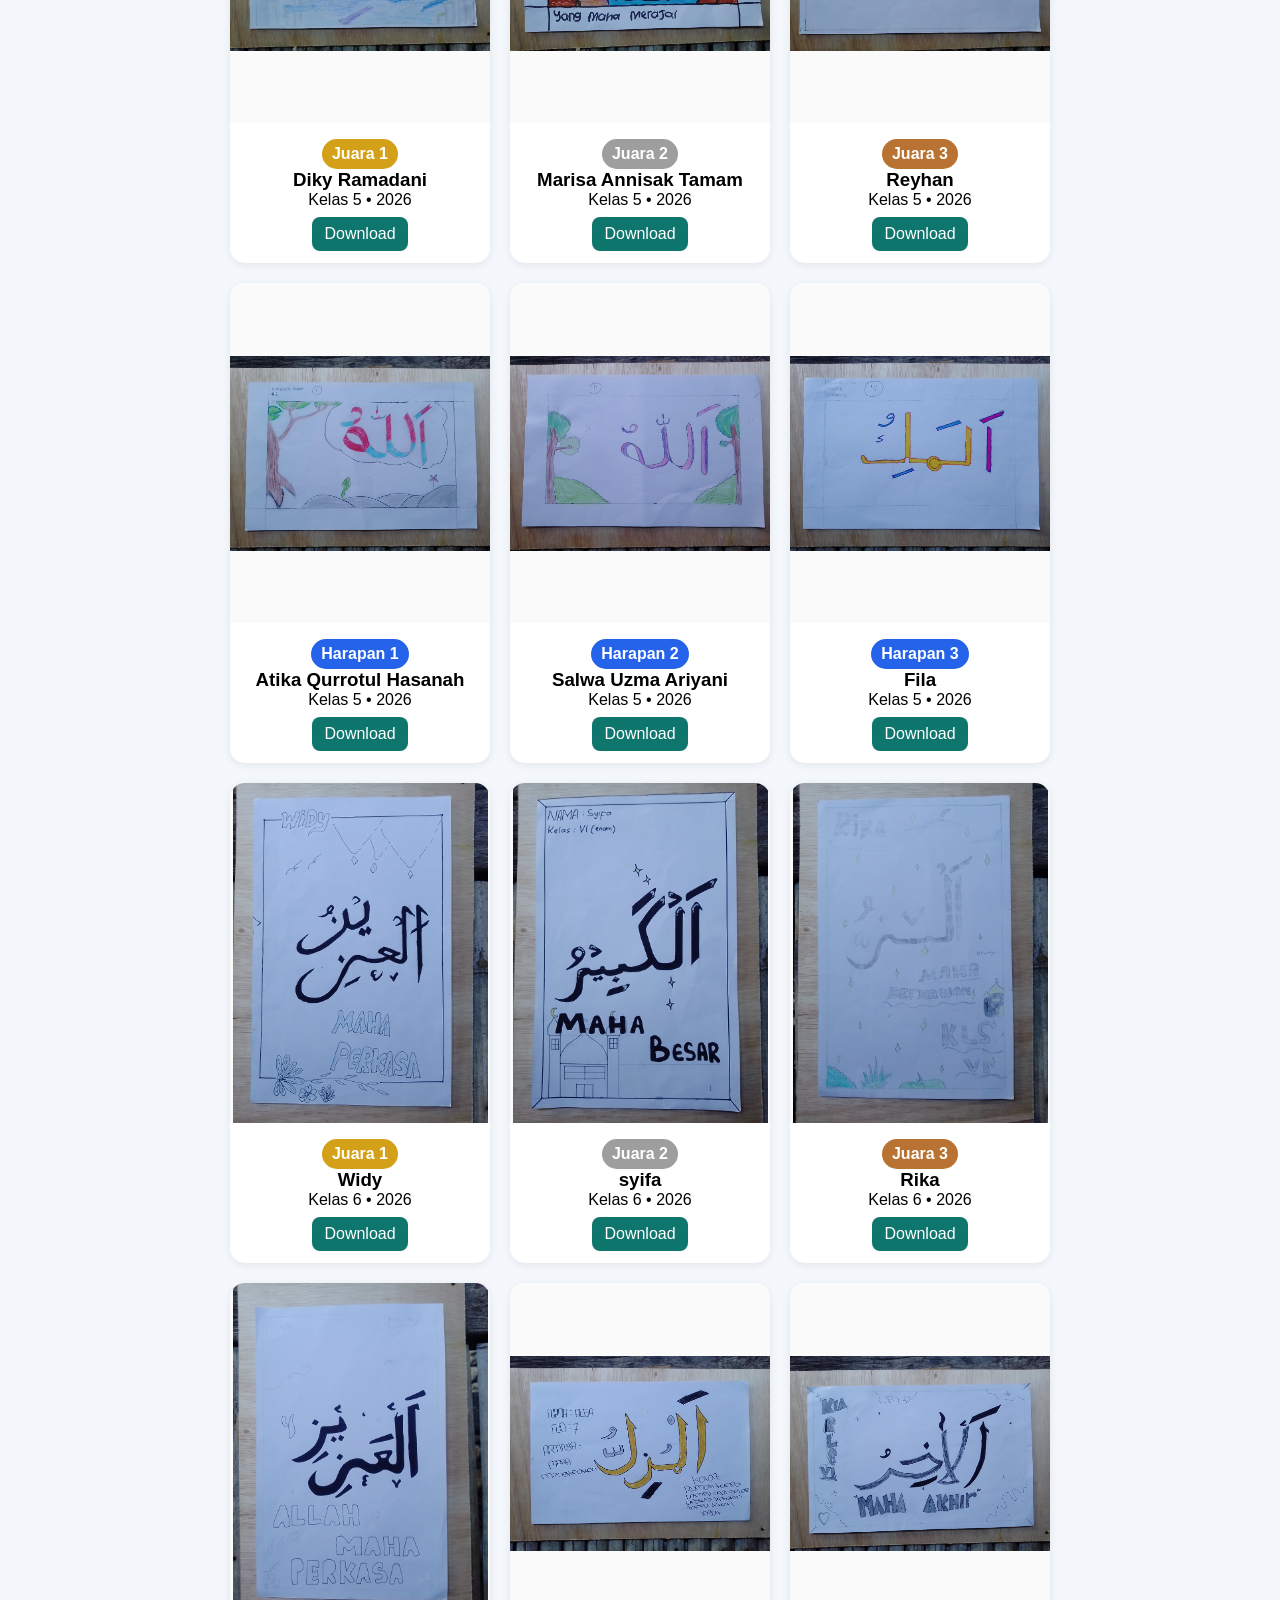
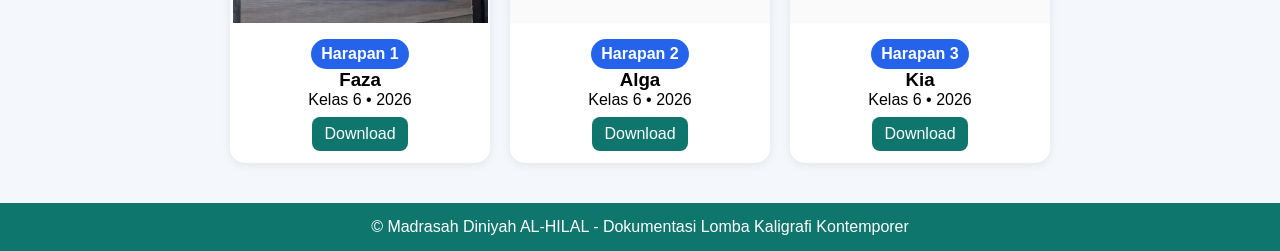
<file: kaligrafi.html>
<!DOCTYPE html>
<html lang="id">
<head>
<meta charset="UTF-8">
<meta name="viewport" content="width=device-width, initial-scale=1.0">
<title>Hasil Lomba Kaligrafi Kontemporer - MD AL-HILAL</title>
 <link rel="icon" href="logo.png" />
<style>
*{margin:0;padding:0;box-sizing:border-box}
html,body{height:100%}
body{font-family:Segoe UI,Arial,sans-serif;background:#f4f7fb;display:flex;flex-direction:column}
main{flex:1}
header{
background:linear-gradient(135deg,#0f766e,#14b8a6);
color:#fff;padding:20px
}
.header-wrap{max-width:1200px;margin:auto;display:flex;align-items:center;gap:20px}
.logo{width:100px;height:100px;object-fit:contain;background:#fff;border-radius:50%;padding:8px}
@media(max-width:768px){.header-wrap{flex-direction:column;text-align:center}}
.container{max-width:1200px;margin:auto;padding:20px}
.featured,.stats,.filters,.gallery-card{background:#fff;border-radius:15px;box-shadow:0 2px 10px rgba(0,0,0,.08)}
.featured{padding:20px;margin-bottom:20px;text-align:center}
.featured img{max-width:100%;max-height:500px;object-fit:contain}
.stats{padding:15px;margin-bottom:20px;display:flex;gap:10px;flex-wrap:wrap}
.stat{flex:1;min-width:150px;background:#eef7f6;padding:10px;border-radius:10px;text-align:center}
.filters{padding:15px;margin-bottom:20px}
.filters select{padding:8px}
.gallery{display:grid;grid-template-columns:repeat(auto-fit,minmax(260px,1fr));gap:20px}
.gallery-card{overflow:hidden}
.gallery-card img{width:100%;height:340px;object-fit:contain;background:#fafafa;cursor:pointer}
.info{padding:12px;text-align:center}
.badge{display:inline-block;padding:6px 10px;border-radius:20px;color:#fff;font-weight:bold}
.gold{background:#d4a017}.silver{background:#9e9e9e}.bronze{background:#b87333}.blue{background:#2563eb}
.btn{display:inline-block;margin-top:8px;padding:8px 12px;background:#0f766e;color:#fff;text-decoration:none;border-radius:8px}
footer{background:#0f766e;color:#fff;text-align:center;padding:15px;margin-top:20px}
.lightbox{display:none;position:fixed;inset:0;background:rgba(0,0,0,.9);justify-content:center;align-items:center;z-index:9999}
.lightbox img{max-width:95%;max-height:95%}
.close{position:absolute;top:15px;right:20px;color:#fff;font-size:35px;cursor:pointer}

 /* ===== PENGATURAN DASAR ===== */
:root {
  --sb-main: #14532d;
  --sb-accent: #d4af37;
  --sb-panel: #ffffff;
  --sb-text: #243047;
  --sb-width: 280px;
}

/* body {
  margin: 0;
  font-family: Arial, sans-serif;
}

/* ===== TOMBOL PEMBUKA ===== */
#rightSidebarToggle {
  position: fixed;
  top: 42%;
  right: 0;
  z-index: 99999;
  width: 48px;
  height: 58px;
  border: none;
  border-radius: 14px 0 0 14px;
  background: var(--sb-main);
  color: white;
  font-size: 25px;
  cursor: pointer;
  box-shadow: 0 4px 18px #0003;
  transition: right .35s ease, background .25s;
  animation: sbPulse 2.5s infinite;
}

#rightSidebarToggle:hover {
  background: #166534;
}

#rightSidebarToggle.is-open {
  right: var(--sb-width);
  animation: none;
}

/* ===== PANEL SIDEBAR ===== */
#rightSidebar {
  position: fixed;
  top: 0;
  right: 0;
  z-index: 99998;
  width: var(--sb-width);
  max-width: calc(100vw - 55px);
  height: 100vh;
  height: 100dvh;
  box-sizing: border-box;
  background: var(--sb-panel);
  box-shadow: -8px 0 30px #0002;
  transform: translateX(110%);
  transition: transform .35s cubic-bezier(.2,.8,.2,1);
  display: flex;
  flex-direction: column;
  visibility: hidden;
}

#rightSidebar.is-open {
  transform: translateX(0);
  visibility: visible;
}

/* ===== HEADER ===== */
.sb-header {
  padding: 25px 20px;
  color: white;
  background: linear-gradient(135deg, #14532d, #166534);
  position: relative;
  overflow: hidden;
}

.sb-header::after {
  content: "";
  position: absolute;
  width: 120px;
  height: 120px;
  border: 1px solid #ffffff30;
  border-radius: 50%;
  right: -35px;
  top: -45px;
}

.sb-brand {
  font-size: 19px;
  font-weight: bold;
  letter-spacing: .5px;
}

.sb-subtitle {
  font-size: 12px;
  opacity: .8;
  margin-top: 7px;
}

#rightSidebarClose {
  position: absolute;
  top: 15px;
  right: 14px;
  z-index: 1;
  border: 0;
  border-radius: 50%;
  width: 32px;
  height: 32px;
  color: white;
  background: #ffffff20;
  font-size: 20px;
  cursor: pointer;
}

/* ===== DAFTAR MENU ===== */
.sb-menu {
  padding: 16px 12px;
  overflow-y: auto;
  flex: 1;
}

.sb-label {
  padding: 8px 12px;
  color: #8a94a5;
  font-size: 11px;
  font-weight: bold;
  letter-spacing: 1.2px;
}

.sb-link {
  display: flex;
  align-items: center;
  gap: 13px;
  padding: 13px 12px;
  margin: 4px 0;
  color: var(--sb-text);
  text-decoration: none;
  border-radius: 11px;
  font-size: 14px;
  transition: background .25s, color .25s,
              transform .25s;
}

.sb-icon {
  width: 24px;
  text-align: center;
  font-size: 19px;
}

.sb-link:hover,
.sb-link.active {
  background: #e8f5ec;
  color: var(--sb-main);
  transform: translateX(-4px);
}

.sb-link.active {
  font-weight: bold;
  box-shadow: inset -3px 0 var(--sb-accent);
}

/* ===== FOOTER ===== */
.sb-footer {
  padding: 16px;
  text-align: center;
  color: #7b8494;
  font-size: 11px;
  border-top: 1px solid #edf0f3;
}

/* ===== LAPISAN GELAP ===== */
#rightSidebarOverlay {
  position: fixed;
  inset: 0;
  z-index: 99997;
  background: #0b1220a0;
  opacity: 0;
  visibility: hidden;
  transition: opacity .3s, visibility .3s;
}

#rightSidebarOverlay.is-open {
  opacity: 1;
  visibility: visible;
}

/* ===== ANIMASI TOMBOL ===== */
@keyframes sbPulse {
  0%, 100% { box-shadow: 0 4px 18px #0003; }
  50% { box-shadow: 0 4px 22px #d4af3780; }
}

/* Hormati pengaturan minim animasi */
@media (prefers-reduced-motion: reduce) {
  #rightSidebar,
  #rightSidebarToggle,
  #rightSidebarOverlay,
  .sb-link {
    transition: none !important;
    animation: none !important;
  }
}
</style>
</head>
<body>
 <!-- TOMBOL MENU -->
<button id="rightSidebarToggle"
        type="button"
        aria-label="Buka menu navigasi"
        aria-controls="rightSidebar"
        aria-expanded="false">
  <span id="sbToggleIcon">☰</span>
</button>

<!-- OVERLAY -->
<div id="rightSidebarOverlay"></div>

<!-- SIDEBAR -->
<aside id="rightSidebar"
       aria-label="Navigasi utama"
       aria-hidden="true"
       inert>

  <div class="sb-header">
    <div class="sb-brand">✦ MENU UTAMA</div>
    <div class="sb-subtitle">Portal Informasi & Layanan</div>
    <button id="rightSidebarClose"
            type="button"
            aria-label="Tutup menu">×</button>
  </div>

  <nav class="sb-menu">
    <div class="sb-label">NAVIGASI</div>

    <!-- GANTI LINK # DENGAN URL TUJUAN -->
    <a class="sb-link active" href="index.html">
      <span class="sb-icon">⌂</span>
      <span>Beranda</span>
    </a>

    <a class="sb-link" href="#profil">
      <span class="sb-icon">🏫</span>
      <span>Profil Madrasah</span>
    </a>

    <a class="sb-link" href="jadwal_widget.html" target="_blank">
      <span class="sb-icon">📢</span>
      <span>Jadwal Mengajar Asatid</span>
    </a>

    <a class="sb-link" href="kaligrafi.html">
      <span class="sb-icon">▤</span>
      <span>Hasil Lomba Kaligrafi</span>
    </a>

    <a class="sb-link" href="diagram_siswa.html">
      <span class="sb-icon">👨‍🎓</span>
      <span>Data Siswa</span>
    </a>

    <a class="sb-link" href="#galeri">
      <span class="sb-icon">▧</span>
      <span>Galeri Kegiatan</span>
    </a>

    <a class="sb-link" href="#kontak">
      <span class="sb-icon">✉</span>
      <span>Hubungi Kami</span>
    </a>

    <div class="sb-label">TAUTAN EKSTERNAL</div>

    <a class="sb-link"
       href="https://www.google.com/"
       target="_blank"
       rel="noopener noreferrer">
      <span class="sb-icon">🌐</span>
      <span>Website Eksternal ↗</span>
    </a>
  </nav>
</aside>
 <!-- ========================================================= -->
<header>
<div class="header-wrap">
<img src="logo.png" class="logo" alt="Logo">
<div>
<h1>🏆 Hasil Lomba Kaligrafi Kontemporer</h1>
<p>Madrasah Diniyah AL-HILAL<br>Dusun Bangkal, Desa Padelegan, Kecamatan Pademawu, Kabupaten Pamekasan</p>
</div>
</div>
</header>

<main class="container">
<div id="featured" class="featured"></div>
<div id="stats" class="stats"></div>

<div class="filters">
Tahun:
<select id="tahunFilter"></select>
Kelas:
<select id="kelasFilter">
<option value="all">Semua</option>
<option value="3">Kelas 3</option>
<option value="4">Kelas 4</option>
<option value="5">Kelas 5</option>
<option value="6">Kelas 6</option>
</select>
</div>

<div id="gallery" class="gallery"></div>
</main>

<footer>
© Madrasah Diniyah AL-HILAL - Dokumentasi Lomba Kaligrafi Kontemporer
</footer>

<div class="lightbox" id="lightbox">
<span class="close" onclick="document.getElementById('lightbox').style.display='none'">&times;</span>
<img id="lightboxImg">
</div>

<script>
let allData=[];

fetch('kaligrafi.json')
.then(r=>r.json())
.then(data=>{
 allData=data;
 initFilters();
 renderFeatured();
 renderStats();
 renderGallery();
});

function initFilters(){
 const years=[...new Set(allData.map(x=>x.tahun))];
 const sel=document.getElementById('tahunFilter');
 sel.innerHTML='<option value="all">Semua Tahun</option>';
 years.forEach(y=>sel.innerHTML+=`<option value="${y}">${y}</option>`);
 sel.onchange=renderGallery;
 document.getElementById('kelasFilter').onchange=renderGallery;
}

function renderFeatured(){
 const f=allData.find(x=>x.featured);
 if(!f) return;
 document.getElementById('featured').innerHTML=`
 <h2>⭐ Karya Unggulan ⭐</h2>
 <img src="${f.gambar}">
 <h3>${f.nama}</h3>
 <p>${f.peringkat} - Kelas ${f.kelas}</p>`;
}

function renderStats(){
 const total=allData.length;
 const kelas=[3,4,5,6];
 let html=`<div class="stat"><b>Total Karya</b><br>${total}</div>`;
 kelas.forEach(k=>{
 html+=`<div class="stat"><b>Kelas ${k}</b><br>${allData.filter(x=>x.kelas==k).length}</div>`;
 });
 document.getElementById('stats').innerHTML=html;
}

function badgeClass(p){
 if(p.includes('Juara 1')) return 'gold';
 if(p.includes('Juara 2')) return 'silver';
 if(p.includes('Juara 3')) return 'bronze';
 return 'blue';
}

function renderGallery(){
 const tahun=document.getElementById('tahunFilter').value;
 const kelas=document.getElementById('kelasFilter').value;

 let data=allData.filter(x=>
 (tahun==='all'||x.tahun===tahun) &&
 (kelas==='all'||x.kelas===kelas)
 );

 document.getElementById('gallery').innerHTML=data.map(x=>`
 <div class="gallery-card">
 <img src="${x.gambar}" onclick="openImg('${x.gambar}')">
 <div class="info">
 <span class="badge ${badgeClass(x.peringkat)}">${x.peringkat}</span>
 <h3>${x.nama}</h3>
 <p>Kelas ${x.kelas} • ${x.tahun}</p>
 <a class="btn" href="${x.gambar}" download>Download</a>
 </div></div>`).join('');
}

function openImg(src){
 document.getElementById('lightbox').style.display='flex';
 document.getElementById('lightboxImg').src=src;
}
</script>

 <script>
(() => {
  const toggle = document.getElementById("rightSidebarToggle");
  const icon = document.getElementById("sbToggleIcon");
  const sidebar = document.getElementById("rightSidebar");
  const close = document.getElementById("rightSidebarClose");
  const overlay = document.getElementById("rightSidebarOverlay");

  if (!toggle || !sidebar || !close || !overlay) return;

  let isOpen = false;
  let previousFocus = null;

  function setSidebar(open) {
    isOpen = open;

    sidebar.classList.toggle("is-open", open);
    toggle.classList.toggle("is-open", open);
    overlay.classList.toggle("is-open", open);

    toggle.setAttribute("aria-expanded", String(open));
    toggle.setAttribute(
      "aria-label",
      open ? "Tutup menu navigasi" : "Buka menu navigasi"
    );

    sidebar.setAttribute("aria-hidden", String(!open));
    sidebar.inert = !open;

    icon.textContent = open ? "✕" : "☰";

    if (open) {
      previousFocus = document.activeElement;
      close.focus();
    } else if (previousFocus && previousFocus.focus) {
      toggle.focus();
    }
  }

  toggle.addEventListener("click", () => {
    setSidebar(!isOpen);
  });

  close.addEventListener("click", () => {
    setSidebar(false);
  });

  overlay.addEventListener("click", () => {
    setSidebar(false);
  });

  document.addEventListener("keydown", (event) => {
    if (event.key === "Escape" && isOpen) {
      setSidebar(false);
    }
  });

  sidebar.querySelectorAll(".sb-link").forEach(link => {
    link.addEventListener("click", () => {
      if (link.target !== "_blank") {
        sidebar.querySelectorAll(".sb-link").forEach(item => {
          item.classList.remove("active");
        });
        link.classList.add("active");
      }

      setSidebar(false);
    });
  });

  // Tutup otomatis jika layar berubah menjadi desktop lebar
  // tidak dilakukan agar keadaan menu tetap konsisten.
})();
</script>
</body>
</html>
</file>
<file: styles.css>
/* ============================================================
   GLOBAL
   ============================================================ */
* {
    margin: 0;
    padding: 0;
    box-sizing: border-box;
}
body {
    font-family: 'Segoe UI', Tahoma, Geneva, Verdana, sans-serif;
    background: #f4f7fc;
    color: #2c3e50;
    min-height: 100vh;
    display: flex;
    flex-direction: column;
}
.container {
    max-width: 1000px;
    margin: 0 auto;
    padding: 0 20px;
    width: 100%;
}

/* ============================================================
   HEADER
   ============================================================ */
.header {
    /* background: #2c3e50; */
    background: linear-gradient(45deg, #2c3e50, #2c3e);
    color: #ecf0f1;
    padding: 20px 0;
    border-bottom: 4px solid #1abc9c;
}
.header-content {
    display: flex;
    align-items: center;
    gap: 20px;
}
.header-content .logo {
    width: 70px;
    height: 70px;
    object-fit: contain;
    border-radius: 50%;
    border: 2px solid #1abc9c;
    background: #fff;
}
.header-content h1 {
    font-size: 24px;
    text-transform: uppercase;
    letter-spacing: 1px;
}
.header-content p {
    font-size: 14px;
    color: #bdc3c7;
}

/* ============================================================
   SEARCH BOX
   ============================================================ */
.search-box {
    background: #fff;
    padding: 30px;
    border-radius: 12px;
    box-shadow: 0 4px 12px rgba(0,0,0,0.08);
    margin: 30px 0;
}
.search-box h2 {
    font-weight: 300;
    margin-bottom: 20px;
    text-align: center;
}
.search-form {
    display: flex;
    gap: 12px;
    flex-wrap: wrap;
    align-items: end;
}
.search-form .form-group {
    flex: 1;
    min-width: 200px;
}
.search-form .form-group label {
    display: block;
    font-weight: 500;
    font-size: 13px;
    margin-bottom: 4px;
    color: #34495e;
}
.search-form .form-group input {
    width: 100%;
    padding: 10px 14px;
    border: 2px solid #ddd;
    border-radius: 6px;
    font-size: 15px;
    transition: 0.3s;
}
.search-form .form-group input:focus {
    border-color: #1abc9c;
    outline: none;
    box-shadow: 0 0 0 3px rgba(26,188,156,0.2);
}
.btn-primary {
    background: #1abc9c;
    color: #fff;
    border: none;
    padding: 10px 24px;
    border-radius: 6px;
    font-size: 15px;
    cursor: pointer;
    font-weight: 500;
    transition: 0.2s;
}
.btn-primary:hover {
    background: #16a085;
}
.btn-secondary {
    background: #95a5a6;
    color: #fff;
    border: none;
    padding: 10px 24px;
    border-radius: 6px;
    font-size: 15px;
    cursor: pointer;
    font-weight: 500;
    transition: 0.2s;
}
.btn-secondary:hover {
    background: #7f8c8d;
}

/* ============================================================
   SARAN / AUTOCOMPLETE
   ============================================================ */
.saran-container {
    margin-top: 12px;
    max-height: 200px;
    overflow-y: auto;
    background: #fff;
    border: 1px solid #ddd;
    border-radius: 6px;
    display: none;
}
.saran-item {
    padding: 10px 14px;
    cursor: pointer;
    border-bottom: 1px solid #eee;
    transition: 0.2s;
}
.saran-item:hover {
    background: #ecf0f1;
}
.saran-item .nis {
    font-weight: bold;
    color: #1abc9c;
}
.saran-item .nama {
    margin-left: 10px;
}
.saran-item .kelas {
    float: right;
    color: #7f8c8d;
    font-size: 13px;
}

/* ============================================================
   RESULT / RAPOR
   ============================================================ */
#resultContainer {
    background: #fff;
    padding: 30px;
    border-radius: 12px;
    box-shadow: 0 4px 12px rgba(0,0,0,0.08);
    margin-bottom: 30px;
    animation: fadeIn 0.4s;
}
@keyframes fadeIn {
    from { opacity: 0; transform: translateY(20px); }
    to { opacity: 1; transform: translateY(0); }
}

/* Header Rapor */
.rapor-header {
    text-align: center;
    border-bottom: 3px solid #000;
    padding-bottom: 15px;
    margin-bottom: 20px;
}
.rapor-header h1 {
    font-size: 22px;
    text-transform: uppercase;
    letter-spacing: 1px;
}
.rapor-header p {
    color: #555;
    margin: 2px 0;
}

/* Identitas */
.identitas {
    width: 100%;
    border-collapse: collapse;
    margin-bottom: 20px;
}
.identitas td {
    padding: 6px 10px;
    border: 1px solid #000;
}
.identitas .label {
    font-weight: bold;
    background: #f5f5f5;
    width: 140px;
}

/* Tabel Umum */
.table-rapor {
    width: 100%;
    border-collapse: collapse;
    margin-top: 10px;
    font-size: 14px;
}
.table-rapor th,
.table-rapor td {
    border: 1px solid #000;
    padding: 5px 10px;
    text-align: center;
}
.table-rapor th {
    background: #2c3e50;
    color: #fff;
    font-weight: 600;
}
.table-rapor .text-left {
    text-align: left;
}
.table-rapor .status-lunas {
    color: #27ae60;
    font-weight: bold;
}
.table-rapor .status-belum {
    color: #e74c3c;
    font-weight: bold;
}

/* Sub Judul */
.sub-judul {
    font-size: 16px;
    font-weight: bold;
    margin-top: 25px;
    margin-bottom: 5px;
    border-bottom: 2px solid #000;
    padding-bottom: 4px;
}

/* Tanda Tangan */
.ttd {
    display: flex;
    justify-content: space-between;
    margin-top: 40px;
    padding-top: 20px;
    border-top: 1px solid #ccc;
}
.ttd .box {
    text-align: center;
    width: 30%;
}
.ttd .box .garis {
    display: inline-block;
    width: 160px;
    border-bottom: 1px solid #000;
    margin: 25px 0 4px;
}

/* Info Tidak Ditemukan */
.alert {
    padding: 15px 20px;
    border-radius: 6px;
    margin: 10px 0;
}
.alert-danger {
    background: #f8d7da;
    color: #721c24;
    border: 1px solid #f5c6cb;
}
.alert-success {
    background: #d4edda;
    color: #155724;
    border: 1px solid #c3e6cb;
}
.alert-warning {
    background: #fff3cd;
    color: #856404;
    border: 1px solid #ffc107;
}

/* ============================================================
   FOOTER
   ============================================================ */
.footer {
    background: #2c3e50;
    color: #bdc3c7;
    padding: 15px 0;
    text-align: center;
    margin-top: auto;
    font-size: 13px;
}

/* ============================================================
   RESPONSIVE
   ============================================================ */
@media (max-width: 700px) {
    .header-content {
        flex-direction: column;
        text-align: center;
    }
    .header-content .logo {
        width: 50px;
        height: 50px;
    }
    .header-content h1 {
        font-size: 18px;
    }
    .search-form {
        flex-direction: column;
        align-items: stretch;
    }
    .search-form .form-group {
        min-width: unset;
    }
    .btn-primary, .btn-secondary {
        width: 100%;
        text-align: center;
    }
    .ttd {
        flex-direction: column;
        align-items: center;
        gap: 20px;
    }
    .ttd .box {
        width: 80%;
    }
    .identitas td {
        padding: 4px 6px;
        font-size: 13px;
    }
    .identitas .label {
        width: 100px;
    }
    .table-rapor {
        font-size: 12px;
    }
    .table-rapor th,
    .table-rapor td {
        padding: 3px 5px;
    }
}

/* ============================================================
   RESPONSIF HP - PERBAIKAN TABEL & FOTO
   ============================================================ */

/* Container hasil rapor */
#resultContainer {
    overflow: hidden;
    padding: 15px;
}

/* Layout identitas + foto di HP */
.identitas-foto-wrapper {
    display: flex;
    justify-content: space-between;
    align-items: flex-start;
    gap: 15px;
    margin-bottom: 20px;
    flex-wrap: wrap;
}
.identitas-foto-wrapper .identitas {
    flex: 1;
    min-width: 200px;
}
.identitas-foto-wrapper .foto-box {
    flex-shrink: 0;
    width: 100px;
    height: 120px;
}
.identitas-foto-wrapper .foto-box img {
    width: 100%;
    height: 100%;
    object-fit: cover;
    border-radius: 8px;
    border: 2px solid #1abc9c;
}
.identitas-foto-wrapper .foto-box .placeholder {
    width: 100%;
    height: 100%;
    border: 2px dashed #ccc;
    border-radius: 8px;
    display: flex;
    align-items: center;
    justify-content: center;
    color: #999;
    font-size: 11px;
    text-align: center;
    background: #f8f9fa;
}

/* Tabel rapor bisa di-scroll horizontal */
.table-wrapper-scroll {
    overflow-x: auto;
    -webkit-overflow-scrolling: touch;
    margin: 10px 0;
}
.table-wrapper-scroll table {
    min-width: 600px;
    width: 100%;
    font-size: 13px;
    border-collapse: collapse;
}
.table-wrapper-scroll table th,
.table-wrapper-scroll table td {
    padding: 4px 6px;
    white-space: nowrap;
}

/* Ukuran HP */
@media (max-width: 700px) {
    .identitas-foto-wrapper {
        flex-direction: row;
        align-items: center;
        gap: 10px;
    }
    .identitas-foto-wrapper .foto-box {
        width: 70px;
        height: 90px;
        flex-shrink: 0;
    }
    .identitas-foto-wrapper .identitas td {
        padding: 3px 4px;
        font-size: 12px;
    }
    .identitas-foto-wrapper .identitas .label {
        width: 70px;
        font-size: 11px;
    }
    .table-wrapper-scroll table {
        font-size: 11px;
        min-width: 500px;
    }
    .table-wrapper-scroll table th,
    .table-wrapper-scroll table td {
        padding: 3px 4px;
    }
    .sub-judul {
        font-size: 14px;
    }
    #resultContainer {
        padding: 10px;
    }
}

/* Ukuran HP sangat kecil */
@media (max-width: 480px) {
    .identitas-foto-wrapper .foto-box {
        width: 55px;
        height: 70px;
    }
    .identitas-foto-wrapper .identitas td {
        font-size: 10px;
        padding: 2px 3px;
    }
    .identitas-foto-wrapper .identitas .label {
        width: 55px;
        font-size: 10px;
    }
    .table-wrapper-scroll table {
        font-size: 9px;
        min-width: 400px;
    }
    .table-wrapper-scroll table th,
    .table-wrapper-scroll table td {
        padding: 2px 3px;
    }
}
</file>
